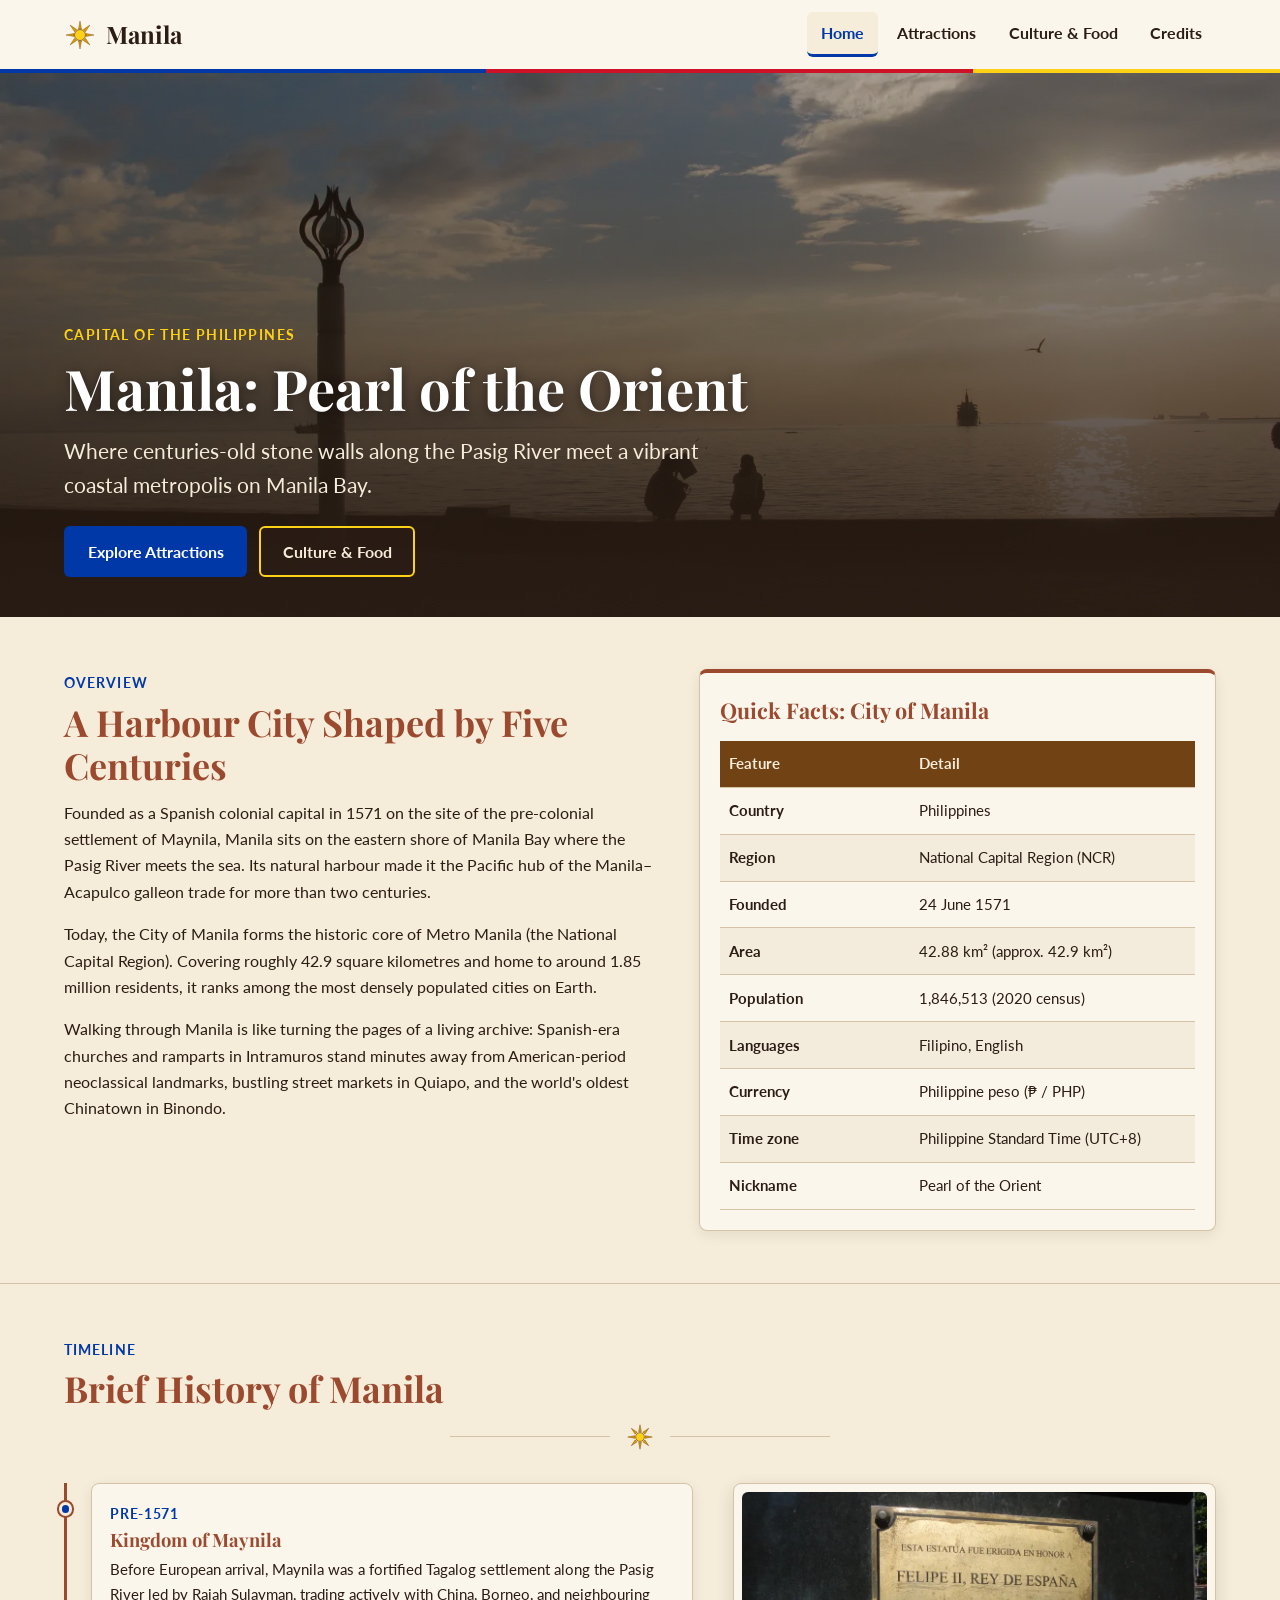
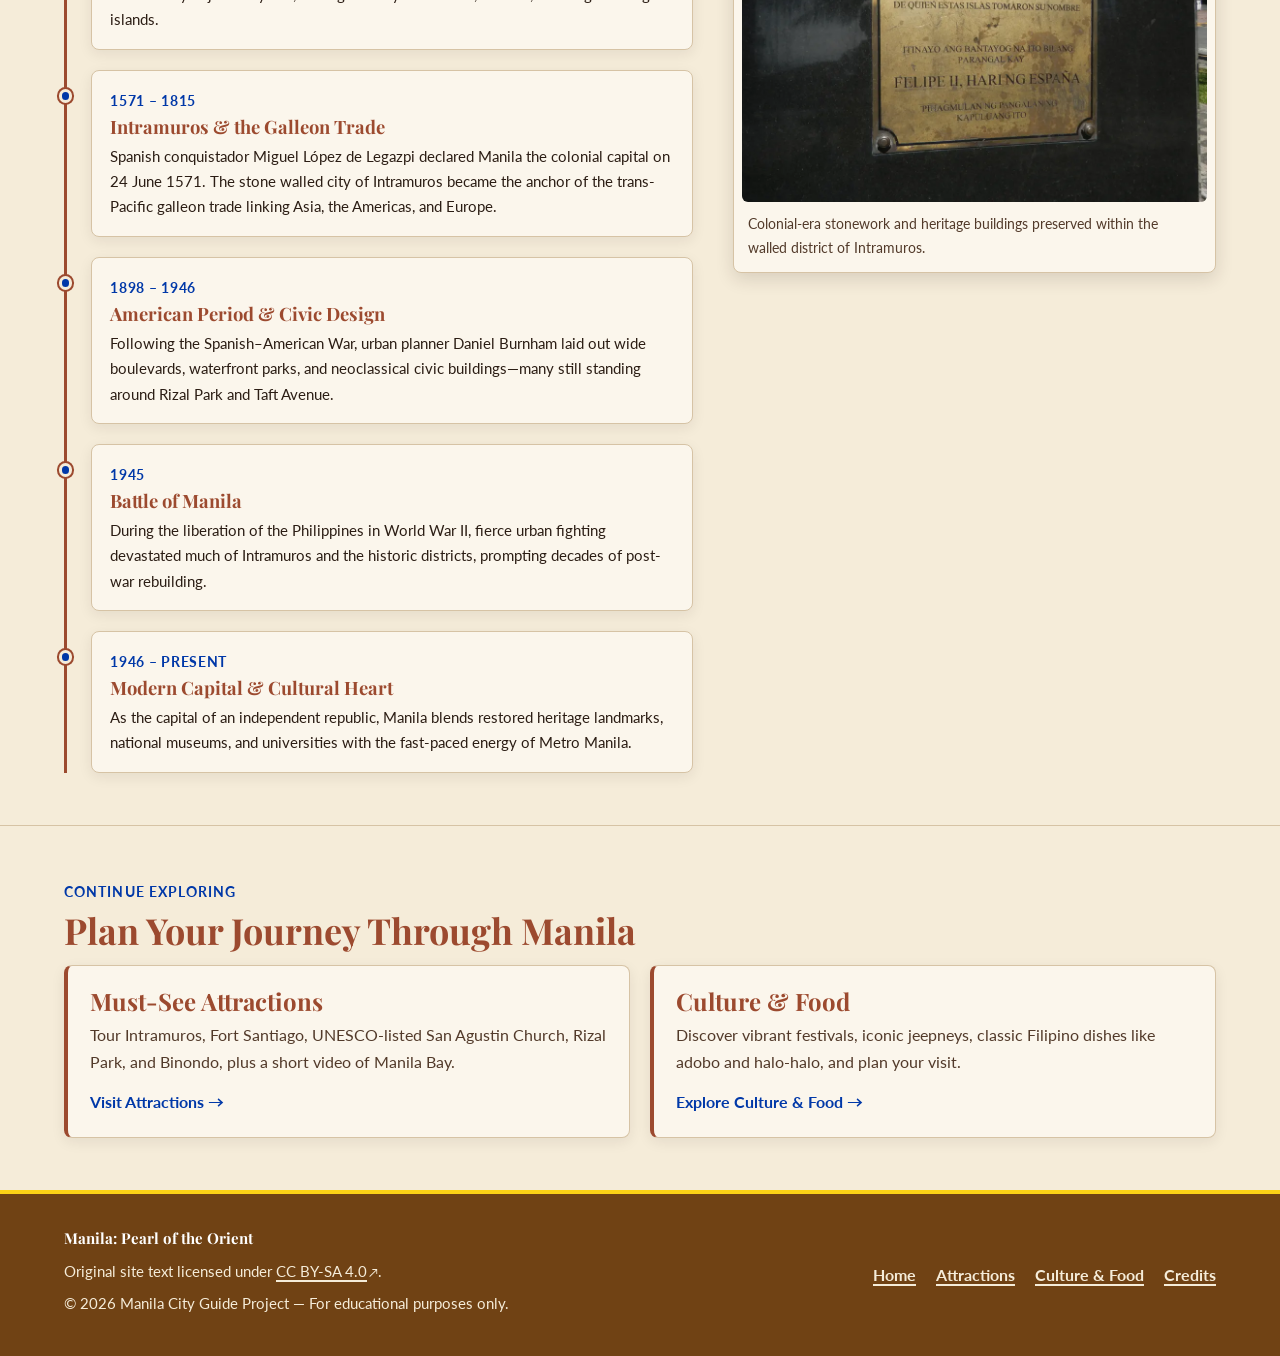
<file: index.html>
<!DOCTYPE html>
<html lang="en">
<head>
  <meta charset="UTF-8">
  <meta name="viewport" content="width=device-width, initial-scale=1">
  <title>Manila | Pearl of the Orient — Home &amp; History</title>
  <meta name="description" content="Discover Manila, the historic capital of the Philippines: quick facts, a brief history from Maynila to the modern metropolis, and what makes the city unique.">

  <!-- Favicons -->
  <link rel="icon" href="favicon.ico" sizes="32x32">
  <link rel="icon" href="favicon.svg" type="image/svg+xml">
  <link rel="apple-touch-icon" href="apple-touch-icon.png">
  <link rel="manifest" href="site.webmanifest">

  <!-- Fonts -->
  <link rel="preconnect" href="https://fonts.googleapis.com">
  <link rel="preconnect" href="https://fonts.gstatic.com" crossorigin>
  <link rel="stylesheet" href="https://fonts.googleapis.com/css2?family=Lato:wght@400;700&family=Playfair+Display:wght@700&display=swap">

  <link rel="stylesheet" href="css/normalize.css">
  <link rel="stylesheet" href="css/styles.css">
  <script src="js/nav.js" defer></script>
</head>
<body>
  <a class="skip-link" href="#main">Skip to main content</a>

  <header class="site-header">
    <div class="container header-inner">
      <a class="logo" href="index.html">
        <svg class="logo-sun" viewBox="0 0 64 64" width="32" height="32" aria-hidden="true">
          <g fill="#D99B00" stroke="#704214" stroke-width="0.8">
            <polygon points="32,4 35,20 29,20"/>
            <polygon points="32,60 35,44 29,44"/>
            <polygon points="4,32 20,29 20,35"/>
            <polygon points="60,32 44,29 44,35"/>
            <polygon points="12.2,12.2 25.5,21 21,25.5"/>
            <polygon points="51.8,51.8 38.5,43 43,38.5"/>
            <polygon points="51.8,12.2 43,25.5 38.5,21"/>
            <polygon points="12.2,51.8 21,38.5 25.5,43"/>
          </g>
          <circle cx="32" cy="32" r="11" fill="#FCD116" stroke="#704214" stroke-width="1.5"/>
        </svg>
        <span>Manila</span>
      </a>

      <nav class="site-nav" aria-label="Main">
        <button class="nav-toggle" type="button" aria-expanded="false" aria-controls="nav-menu" hidden>
          <svg width="20" height="20" viewBox="0 0 24 24" fill="none" stroke="currentColor" stroke-width="2.2" stroke-linecap="round" aria-hidden="true">
            <line x1="3" y1="6" x2="21" y2="6"/>
            <line x1="3" y1="12" x2="21" y2="12"/>
            <line x1="3" y1="18" x2="21" y2="18"/>
          </svg>
          <span>Menu</span>
        </button>
        <ul id="nav-menu" class="nav-menu">
          <li><a href="index.html" aria-current="page">Home</a></li>
          <li><a href="attractions.html">Attractions</a></li>
          <li><a href="culture.html">Culture &amp; Food</a></li>
          <li><a href="credits.html">Credits</a></li>
        </ul>
      </nav>
    </div>
  </header>

  <main id="main" tabindex="-1">
    <section class="hero" aria-labelledby="hero-title">
      <div class="hero-media">
        <img
          src="images/hero-manila-bay-960.webp"
          srcset="images/hero-manila-bay-480.webp 480w, images/hero-manila-bay-960.webp 960w, images/hero-manila-bay-1600.webp 1600w"
          sizes="100vw"
          width="1600"
          height="900"
          fetchpriority="high"
          alt="Golden sunset over Manila Bay with silhouettes of boats and the city skyline along the horizon">
      </div>
      <div class="container hero-content">
        <span class="hero-kicker">Capital of the Philippines</span>
        <h1 id="hero-title">Manila: Pearl of the Orient</h1>
        <p class="hero-tagline">Where centuries-old stone walls along the Pasig River meet a vibrant coastal metropolis on Manila Bay.</p>
        <div class="hero-actions">
          <a class="btn btn-primary" href="attractions.html">Explore Attractions</a>
          <a class="btn btn-secondary" href="culture.html">Culture &amp; Food</a>
        </div>
      </div>
    </section>

    <section class="section" aria-labelledby="intro-heading">
      <div class="container home-overview-grid">
        <div>
          <span class="eyebrow">Overview</span>
          <h2 id="intro-heading">A Harbour City Shaped by Five Centuries</h2>
          <p>Founded as a Spanish colonial capital in 1571 on the site of the pre-colonial settlement of Maynila, Manila sits on the eastern shore of Manila Bay where the Pasig River meets the sea. Its natural harbour made it the Pacific hub of the Manila–Acapulco galleon trade for more than two centuries.</p>
          <p>Today, the City of Manila forms the historic core of Metro Manila (the National Capital Region). Covering roughly 42.9 square kilometres and home to around 1.85 million residents, it ranks among the most densely populated cities on Earth.</p>
          <p>Walking through Manila is like turning the pages of a living archive: Spanish-era churches and ramparts in Intramuros stand minutes away from American-period neoclassical landmarks, bustling street markets in Quiapo, and the world's oldest Chinatown in Binondo.</p>
        </div>

        <div class="facts-card">
          <table class="facts-table">
            <caption>Quick Facts: City of Manila</caption>
            <thead>
              <tr>
                <th scope="col">Feature</th>
                <th scope="col">Detail</th>
              </tr>
            </thead>
            <tbody>
              <tr>
                <th scope="row">Country</th>
                <td>Philippines</td>
              </tr>
              <tr>
                <th scope="row">Region</th>
                <td>National Capital Region (NCR)</td>
              </tr>
              <tr>
                <th scope="row">Founded</th>
                <td>24 June 1571</td>
              </tr>
              <tr>
                <th scope="row">Area</th>
                <td>42.88 km² (approx. 42.9 km²)</td>
              </tr>
              <tr>
                <th scope="row">Population</th>
                <td>1,846,513 (2020 census)</td>
              </tr>
              <tr>
                <th scope="row">Languages</th>
                <td>Filipino, English</td>
              </tr>
              <tr>
                <th scope="row">Currency</th>
                <td>Philippine peso (₱ / PHP)</td>
              </tr>
              <tr>
                <th scope="row">Time zone</th>
                <td>Philippine Standard Time (UTC+8)</td>
              </tr>
              <tr>
                <th scope="row">Nickname</th>
                <td>Pearl of the Orient</td>
              </tr>
            </tbody>
          </table>
        </div>
      </div>
    </section>

    <section class="section" aria-labelledby="history-heading">
      <div class="container">
        <span class="eyebrow">Timeline</span>
        <h2 id="history-heading">Brief History of Manila</h2>
        <div class="sun-divider" aria-hidden="true">
          <svg viewBox="0 0 64 64" width="28" height="28">
            <g fill="#D99B00" stroke="#704214" stroke-width="1">
              <polygon points="32,4 35,20 29,20"/>
              <polygon points="32,60 35,44 29,44"/>
              <polygon points="4,32 20,29 20,35"/>
              <polygon points="60,32 44,29 44,35"/>
              <polygon points="12.2,12.2 25.5,21 21,25.5"/>
              <polygon points="51.8,51.8 38.5,43 43,38.5"/>
              <polygon points="51.8,12.2 43,25.5 38.5,21"/>
              <polygon points="12.2,51.8 21,38.5 25.5,43"/>
            </g>
            <circle cx="32" cy="32" r="10" fill="#FCD116" stroke="#704214" stroke-width="1.5"/>
          </svg>
        </div>

        <div class="history-grid">
          <ol class="timeline">
            <li class="timeline-item">
              <span class="timeline-year">Pre-1571</span>
              <h3>Kingdom of Maynila</h3>
              <p>Before European arrival, Maynila was a fortified Tagalog settlement along the Pasig River led by Rajah Sulayman, trading actively with China, Borneo, and neighbouring islands.</p>
            </li>
            <li class="timeline-item">
              <span class="timeline-year">1571 – 1815</span>
              <h3>Intramuros &amp; the Galleon Trade</h3>
              <p>Spanish conquistador Miguel López de Legazpi declared Manila the colonial capital on 24 June 1571. The stone walled city of Intramuros became the anchor of the trans-Pacific galleon trade linking Asia, the Americas, and Europe.</p>
            </li>
            <li class="timeline-item">
              <span class="timeline-year">1898 – 1946</span>
              <h3>American Period &amp; Civic Design</h3>
              <p>Following the Spanish–American War, urban planner Daniel Burnham laid out wide boulevards, waterfront parks, and neoclassical civic buildings—many still standing around Rizal Park and Taft Avenue.</p>
            </li>
            <li class="timeline-item">
              <span class="timeline-year">1945</span>
              <h3>Battle of Manila</h3>
              <p>During the liberation of the Philippines in World War II, fierce urban fighting devastated much of Intramuros and the historic districts, prompting decades of post-war rebuilding.</p>
            </li>
            <li class="timeline-item">
              <span class="timeline-year">1946 – Present</span>
              <h3>Modern Capital &amp; Cultural Heart</h3>
              <p>As the capital of an independent republic, Manila blends restored heritage landmarks, national museums, and universities with the fast-paced energy of Metro Manila.</p>
            </li>
          </ol>

          <figure class="photo-frame">
            <img
              src="images/history-intramuros-960.webp"
              srcset="images/history-intramuros-480.webp 480w, images/history-intramuros-960.webp 960w, images/history-intramuros-1600.webp 1600w"
              sizes="(min-width: 64em) 38vw, 94vw"
              width="960"
              height="640"
              loading="lazy"
              decoding="async"
              alt="Historic stone-lined street and colonial-era architecture inside Intramuros, Manila">
            <figcaption>Colonial-era stonework and heritage buildings preserved within the walled district of Intramuros.</figcaption>
          </figure>
        </div>
      </div>
    </section>

    <section class="section" aria-labelledby="explore-heading">
      <div class="container">
        <span class="eyebrow">Continue Exploring</span>
        <h2 id="explore-heading">Plan Your Journey Through Manila</h2>
        <div class="explore-cards">
          <a class="explore-card" href="attractions.html">
            <div>
              <h3>Must-See Attractions</h3>
              <p>Tour Intramuros, Fort Santiago, UNESCO-listed San Agustin Church, Rizal Park, and Binondo, plus a short video of Manila Bay.</p>
            </div>
            <span class="explore-card-cta">Visit Attractions →</span>
          </a>
          <a class="explore-card" href="culture.html">
            <div>
              <h3>Culture &amp; Food</h3>
              <p>Discover vibrant festivals, iconic jeepneys, classic Filipino dishes like adobo and halo-halo, and plan your visit.</p>
            </div>
            <span class="explore-card-cta">Explore Culture &amp; Food →</span>
          </a>
        </div>
      </div>
    </section>
  </main>

  <footer class="site-footer">
    <div class="container footer-grid">
      <div>
        <p class="footer-brand">Manila: Pearl of the Orient</p>
        <p>Original site text licensed under <a href="https://creativecommons.org/licenses/by-sa/4.0/" target="_blank" rel="noopener noreferrer">CC BY-SA 4.0<span class="visually-hidden"> (opens in a new tab)</span><span class="external-icon" aria-hidden="true">↗</span></a>.</p>
        <p>© 2026 Manila City Guide Project — For educational purposes only.</p>
      </div>
      <nav class="footer-nav" aria-label="Footer">
        <ul>
          <li><a href="index.html">Home</a></li>
          <li><a href="attractions.html">Attractions</a></li>
          <li><a href="culture.html">Culture &amp; Food</a></li>
          <li><a href="credits.html">Credits</a></li>
        </ul>
      </nav>
    </div>
  </footer>
</body>
</html>
</file>
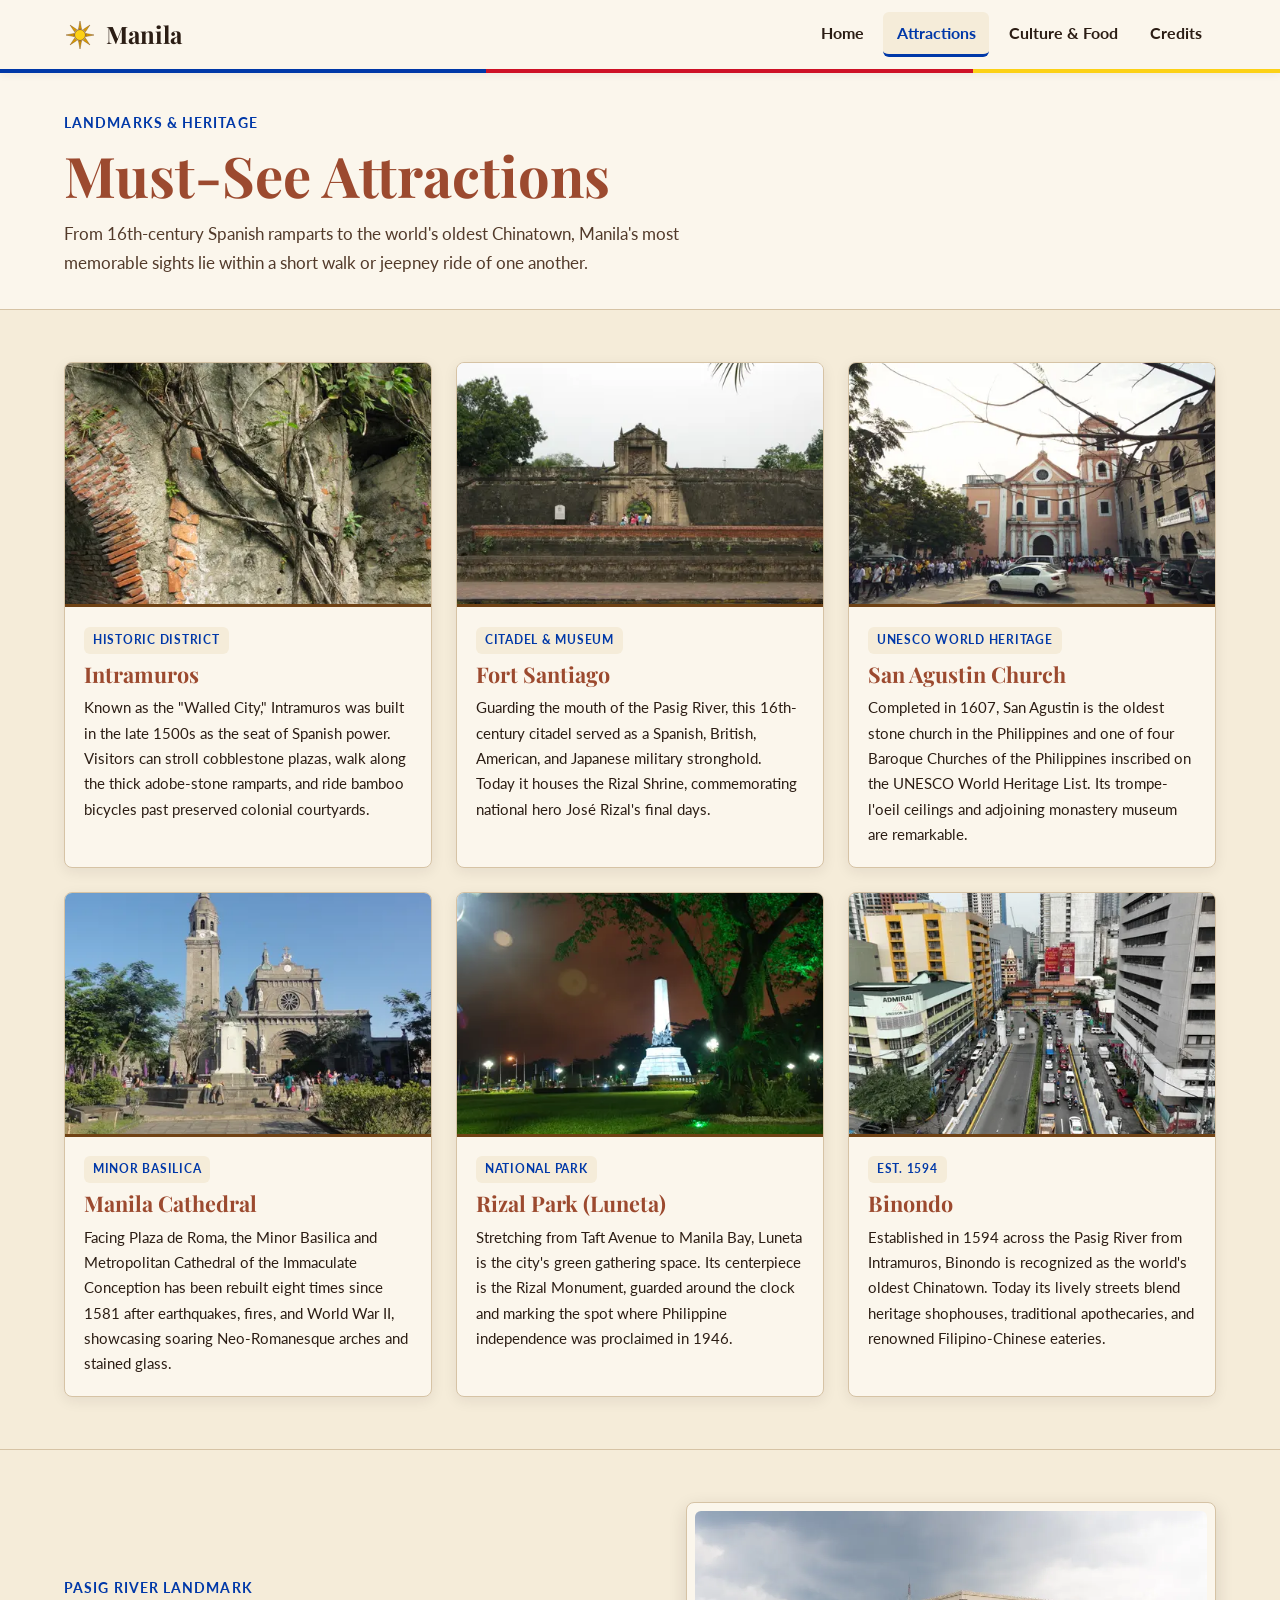
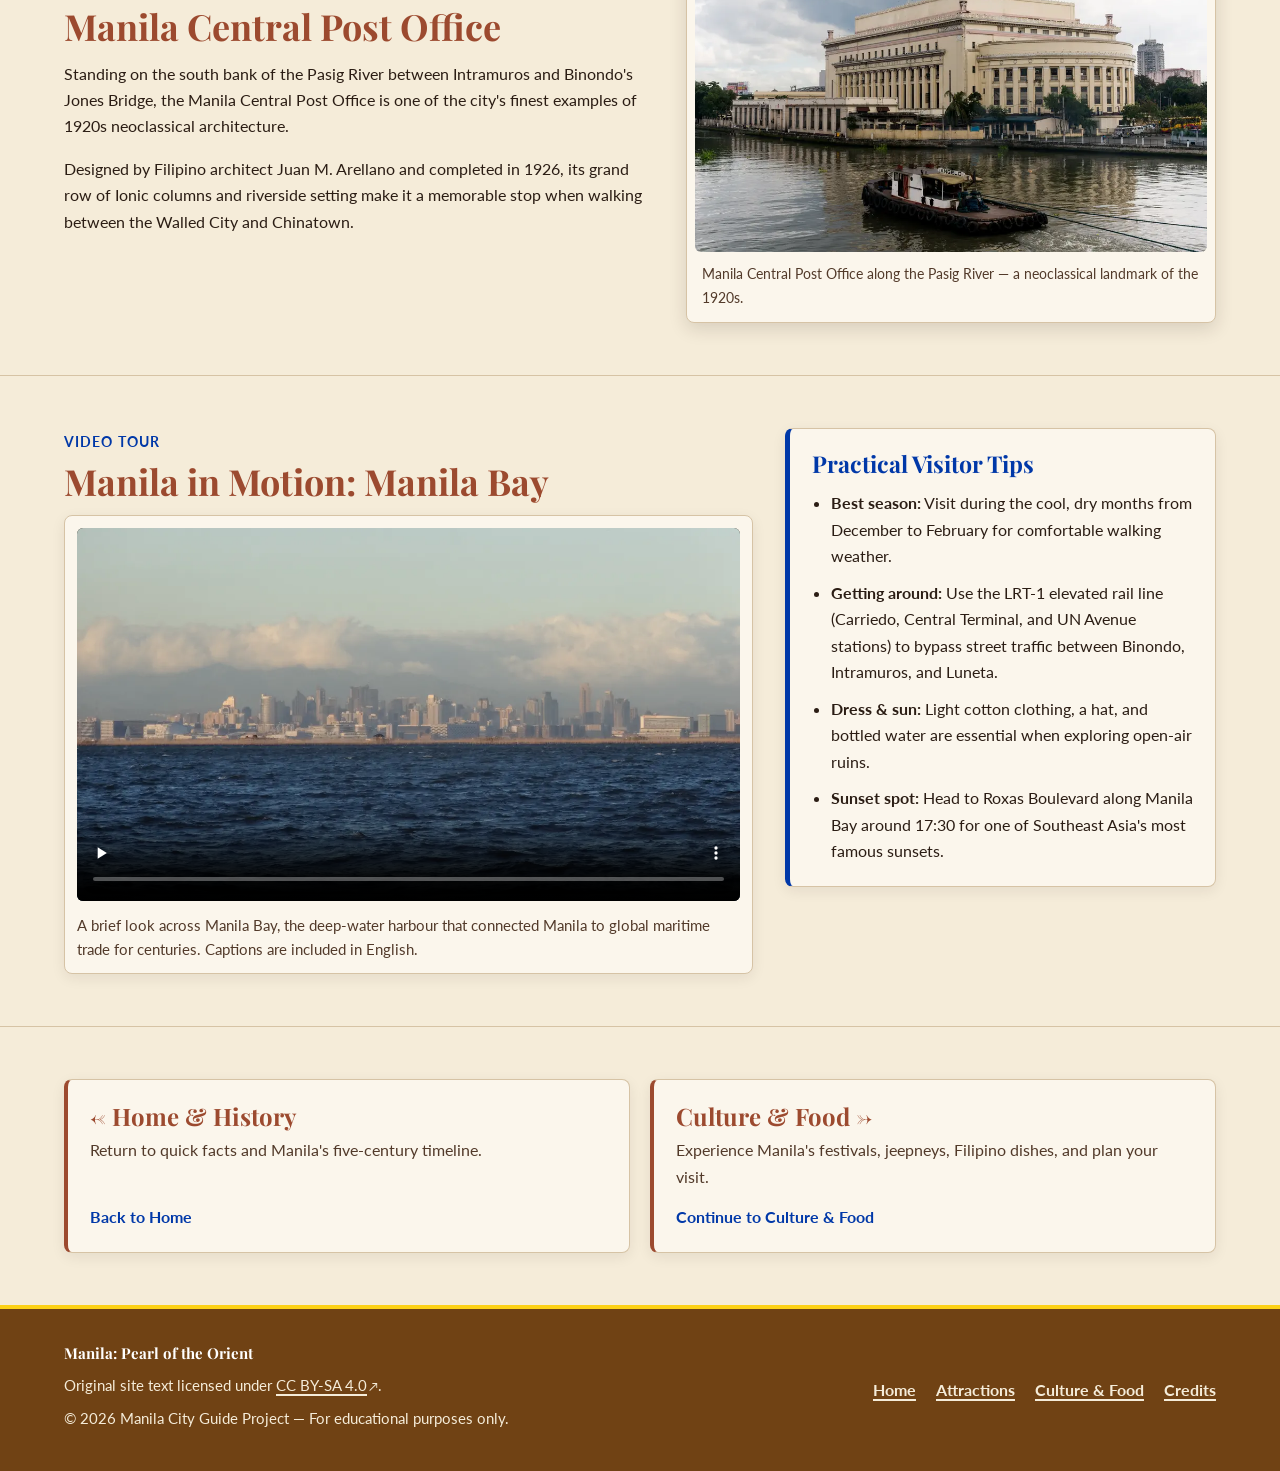
<file: attractions.html>
<!DOCTYPE html>
<html lang="en">
<head>
  <meta charset="UTF-8">
  <meta name="viewport" content="width=device-width, initial-scale=1">
  <title>Manila | Pearl of the Orient — Attractions</title>
  <meta name="description" content="Top places to visit in Manila: Intramuros, Fort Santiago, San Agustin Church, Rizal Park, Binondo and more — with photos and a short video tour.">

  <!-- Favicons -->
  <link rel="icon" href="favicon.ico" sizes="32x32">
  <link rel="icon" href="favicon.svg" type="image/svg+xml">
  <link rel="apple-touch-icon" href="apple-touch-icon.png">
  <link rel="manifest" href="site.webmanifest">

  <!-- Fonts -->
  <link rel="preconnect" href="https://fonts.googleapis.com">
  <link rel="preconnect" href="https://fonts.gstatic.com" crossorigin>
  <link rel="stylesheet" href="https://fonts.googleapis.com/css2?family=Lato:wght@400;700&family=Playfair+Display:wght@700&display=swap">

  <link rel="stylesheet" href="css/normalize.css">
  <link rel="stylesheet" href="css/styles.css">
  <script src="js/nav.js" defer></script>
</head>
<body>
  <a class="skip-link" href="#main">Skip to main content</a>

  <header class="site-header">
    <div class="container header-inner">
      <a class="logo" href="index.html">
        <svg class="logo-sun" viewBox="0 0 64 64" width="32" height="32" aria-hidden="true">
          <g fill="#D99B00" stroke="#704214" stroke-width="0.8">
            <polygon points="32,4 35,20 29,20"/>
            <polygon points="32,60 35,44 29,44"/>
            <polygon points="4,32 20,29 20,35"/>
            <polygon points="60,32 44,29 44,35"/>
            <polygon points="12.2,12.2 25.5,21 21,25.5"/>
            <polygon points="51.8,51.8 38.5,43 43,38.5"/>
            <polygon points="51.8,12.2 43,25.5 38.5,21"/>
            <polygon points="12.2,51.8 21,38.5 25.5,43"/>
          </g>
          <circle cx="32" cy="32" r="11" fill="#FCD116" stroke="#704214" stroke-width="1.5"/>
        </svg>
        <span>Manila</span>
      </a>

      <nav class="site-nav" aria-label="Main">
        <button class="nav-toggle" type="button" aria-expanded="false" aria-controls="nav-menu" hidden>
          <svg width="20" height="20" viewBox="0 0 24 24" fill="none" stroke="currentColor" stroke-width="2.2" stroke-linecap="round" aria-hidden="true">
            <line x1="3" y1="6" x2="21" y2="6"/>
            <line x1="3" y1="12" x2="21" y2="12"/>
            <line x1="3" y1="18" x2="21" y2="18"/>
          </svg>
          <span>Menu</span>
        </button>
        <ul id="nav-menu" class="nav-menu">
          <li><a href="index.html">Home</a></li>
          <li><a href="attractions.html" aria-current="page">Attractions</a></li>
          <li><a href="culture.html">Culture &amp; Food</a></li>
          <li><a href="credits.html">Credits</a></li>
        </ul>
      </nav>
    </div>
  </header>

  <main id="main" tabindex="-1">
    <section class="page-hero" aria-labelledby="page-title">
      <div class="container">
        <span class="eyebrow">Landmarks &amp; Heritage</span>
        <h1 id="page-title">Must-See Attractions</h1>
        <p>From 16th-century Spanish ramparts to the world's oldest Chinatown, Manila's most memorable sights lie within a short walk or jeepney ride of one another.</p>
      </div>
    </section>

    <section class="section" aria-labelledby="gallery-heading">
      <div class="container">
        <h2 id="gallery-heading" class="visually-hidden">Top Six Manila Landmarks</h2>
        <div class="attractions-grid">
          <article class="attraction-card">
            <figure>
              <img
                src="images/attr-intramuros-960.webp"
                srcset="images/attr-intramuros-480.webp 480w, images/attr-intramuros-960.webp 960w, images/attr-intramuros-1600.webp 1600w"
                sizes="(min-width: 64em) 30vw, (min-width: 48em) 45vw, 94vw"
                width="960"
                height="640"
                loading="lazy"
                decoding="async"
                alt="Thick weathered stone walls and bastions of Intramuros surrounded by green lawns">
            </figure>
            <div class="attraction-card-body">
              <span class="attraction-tag">Historic District</span>
              <h2>Intramuros</h2>
              <p>Known as the "Walled City," Intramuros was built in the late 1500s as the seat of Spanish power. Visitors can stroll cobblestone plazas, walk along the thick adobe-stone ramparts, and ride bamboo bicycles past preserved colonial courtyards.</p>
            </div>
          </article>

          <article class="attraction-card">
            <figure>
              <img
                src="images/attr-fort-santiago-960.webp"
                srcset="images/attr-fort-santiago-480.webp 480w, images/attr-fort-santiago-960.webp 960w, images/attr-fort-santiago-1600.webp 1600w"
                sizes="(min-width: 64em) 30vw, (min-width: 48em) 45vw, 94vw"
                width="960"
                height="640"
                loading="lazy"
                decoding="async"
                alt="Carved stone entrance gate and landscaped grounds of Fort Santiago in Intramuros">
            </figure>
            <div class="attraction-card-body">
              <span class="attraction-tag">Citadel &amp; Museum</span>
              <h2>Fort Santiago</h2>
              <p>Guarding the mouth of the Pasig River, this 16th-century citadel served as a Spanish, British, American, and Japanese military stronghold. Today it houses the Rizal Shrine, commemorating national hero José Rizal's final days.</p>
            </div>
          </article>

          <article class="attraction-card">
            <figure>
              <img
                src="images/attr-san-agustin-960.webp"
                srcset="images/attr-san-agustin-480.webp 480w, images/attr-san-agustin-960.webp 960w, images/attr-san-agustin-1600.webp 1600w"
                sizes="(min-width: 64em) 30vw, (min-width: 48em) 45vw, 94vw"
                width="960"
                height="640"
                loading="lazy"
                decoding="async"
                alt="Baroque stone facade and bell tower of San Agustin Church in Manila">
            </figure>
            <div class="attraction-card-body">
              <span class="attraction-tag">UNESCO World Heritage</span>
              <h2>San Agustin Church</h2>
              <p>Completed in 1607, San Agustin is the oldest stone church in the Philippines and one of four Baroque Churches of the Philippines inscribed on the UNESCO World Heritage List. Its trompe-l'oeil ceilings and adjoining monastery museum are remarkable.</p>
            </div>
          </article>

          <article class="attraction-card">
            <figure>
              <img
                src="images/attr-manila-cathedral-960.webp"
                srcset="images/attr-manila-cathedral-480.webp 480w, images/attr-manila-cathedral-960.webp 960w, images/attr-manila-cathedral-1600.webp 1600w"
                sizes="(min-width: 64em) 30vw, (min-width: 48em) 45vw, 94vw"
                width="960"
                height="640"
                loading="lazy"
                decoding="async"
                alt="Neo-Romanesque dome and arched facade of Manila Cathedral">
            </figure>
            <div class="attraction-card-body">
              <span class="attraction-tag">Minor Basilica</span>
              <h2>Manila Cathedral</h2>
              <p>Facing Plaza de Roma, the Minor Basilica and Metropolitan Cathedral of the Immaculate Conception has been rebuilt eight times since 1581 after earthquakes, fires, and World War II, showcasing soaring Neo-Romanesque arches and stained glass.</p>
            </div>
          </article>

          <article class="attraction-card">
            <figure>
              <img
                src="images/attr-rizal-park-960.webp"
                srcset="images/attr-rizal-park-480.webp 480w, images/attr-rizal-park-960.webp 960w, images/attr-rizal-park-1600.webp 1600w"
                sizes="(min-width: 64em) 30vw, (min-width: 48em) 45vw, 94vw"
                width="960"
                height="640"
                loading="lazy"
                decoding="async"
                alt="Granite obelisk and bronze statue of the Rizal Monument in Luneta Park">
            </figure>
            <div class="attraction-card-body">
              <span class="attraction-tag">National Park</span>
              <h2>Rizal Park (Luneta)</h2>
              <p>Stretching from Taft Avenue to Manila Bay, Luneta is the city's green gathering space. Its centerpiece is the Rizal Monument, guarded around the clock and marking the spot where Philippine independence was proclaimed in 1946.</p>
            </div>
          </article>

          <article class="attraction-card">
            <figure>
              <img
                src="images/attr-binondo-960.webp"
                srcset="images/attr-binondo-480.webp 480w, images/attr-binondo-960.webp 960w, images/attr-binondo-1600.webp 1600w"
                sizes="(min-width: 64em) 30vw, (min-width: 48em) 45vw, 94vw"
                width="960"
                height="640"
                loading="lazy"
                decoding="async"
                alt="Aerial view of Binondo Chinatown and Jones Bridge spanning the Pasig River">
            </figure>
            <div class="attraction-card-body">
              <span class="attraction-tag">Est. 1594</span>
              <h2>Binondo</h2>
              <p>Established in 1594 across the Pasig River from Intramuros, Binondo is recognized as the world's oldest Chinatown. Today its lively streets blend heritage shophouses, traditional apothecaries, and renowned Filipino-Chinese eateries.</p>
            </div>
          </article>
        </div>
      </div>
    </section>

    <section class="section" aria-labelledby="post-office-heading">
      <div class="container split-feature">
        <div>
          <span class="eyebrow">Pasig River Landmark</span>
          <h2 id="post-office-heading">Manila Central Post Office</h2>
          <p>Standing on the south bank of the Pasig River between Intramuros and Binondo's Jones Bridge, the Manila Central Post Office is one of the city's finest examples of 1920s neoclassical architecture.</p>
          <p>Designed by Filipino architect Juan M. Arellano and completed in 1926, its grand row of Ionic columns and riverside setting make it a memorable stop when walking between the Walled City and Chinatown.</p>
        </div>
        <figure class="photo-frame split-media">
          <img
            src="images/credits-post-office-960.webp"
            srcset="images/credits-post-office-480.webp 480w, images/credits-post-office-960.webp 960w, images/credits-post-office-1600.webp 1600w"
            sizes="(min-width: 64em) 42vw, 94vw"
            width="960"
            height="640"
            loading="lazy"
            decoding="async"
            alt="Neoclassical facade and Ionic columns of the Manila Central Post Office beside the Pasig River">
          <figcaption>Manila Central Post Office along the Pasig River — a neoclassical landmark of the 1920s.</figcaption>
        </figure>
      </div>
    </section>

    <section class="section" aria-labelledby="video-heading">
      <div class="container media-tips-grid">
        <div>
          <span class="eyebrow">Video Tour</span>
          <h2 id="video-heading">Manila in Motion: Manila Bay</h2>
          <div class="video-wrapper">
            <video controls preload="none" width="1280" height="720" poster="media/manila-poster.webp">
              <source src="media/manila.webm" type="video/webm">
              <track kind="captions" src="media/manila-captions.vtt" srclang="en" label="English" default>
              Your browser does not support HTML5 video. You can <a href="media/manila.webm">download the Manila Bay WebM video</a> directly.
            </video>
            <p class="video-caption">A brief look across Manila Bay, the deep-water harbour that connected Manila to global maritime trade for centuries. Captions are included in English.</p>
          </div>
        </div>

        <aside class="tip-box" aria-labelledby="tips-heading">
          <h2 id="tips-heading">Practical Visitor Tips</h2>
          <ul class="tip-list">
            <li><strong>Best season:</strong> Visit during the cool, dry months from December to February for comfortable walking weather.</li>
            <li><strong>Getting around:</strong> Use the LRT-1 elevated rail line (Carriedo, Central Terminal, and UN Avenue stations) to bypass street traffic between Binondo, Intramuros, and Luneta.</li>
            <li><strong>Dress &amp; sun:</strong> Light cotton clothing, a hat, and bottled water are essential when exploring open-air ruins.</li>
            <li><strong>Sunset spot:</strong> Head to Roxas Boulevard along Manila Bay around 17:30 for one of Southeast Asia's most famous sunsets.</li>
          </ul>
        </aside>
      </div>
    </section>

    <section class="section" aria-labelledby="next-stop-heading">
      <div class="container">
        <h2 id="next-stop-heading" class="visually-hidden">Navigate to Other Pages</h2>
        <div class="explore-cards">
          <a class="explore-card" href="index.html">
            <div>
              <h3>← Home &amp; History</h3>
              <p>Return to quick facts and Manila's five-century timeline.</p>
            </div>
            <span class="explore-card-cta">Back to Home</span>
          </a>
          <a class="explore-card" href="culture.html">
            <div>
              <h3>Culture &amp; Food →</h3>
              <p>Experience Manila's festivals, jeepneys, Filipino dishes, and plan your visit.</p>
            </div>
            <span class="explore-card-cta">Continue to Culture &amp; Food</span>
          </a>
        </div>
      </div>
    </section>
  </main>

  <footer class="site-footer">
    <div class="container footer-grid">
      <div>
        <p class="footer-brand">Manila: Pearl of the Orient</p>
        <p>Original site text licensed under <a href="https://creativecommons.org/licenses/by-sa/4.0/" target="_blank" rel="noopener noreferrer">CC BY-SA 4.0<span class="visually-hidden"> (opens in a new tab)</span><span class="external-icon" aria-hidden="true">↗</span></a>.</p>
        <p>© 2026 Manila City Guide Project — For educational purposes only.</p>
      </div>
      <nav class="footer-nav" aria-label="Footer">
        <ul>
          <li><a href="index.html">Home</a></li>
          <li><a href="attractions.html">Attractions</a></li>
          <li><a href="culture.html">Culture &amp; Food</a></li>
          <li><a href="credits.html">Credits</a></li>
        </ul>
      </nav>
    </div>
  </footer>
</body>
</html>
</file>
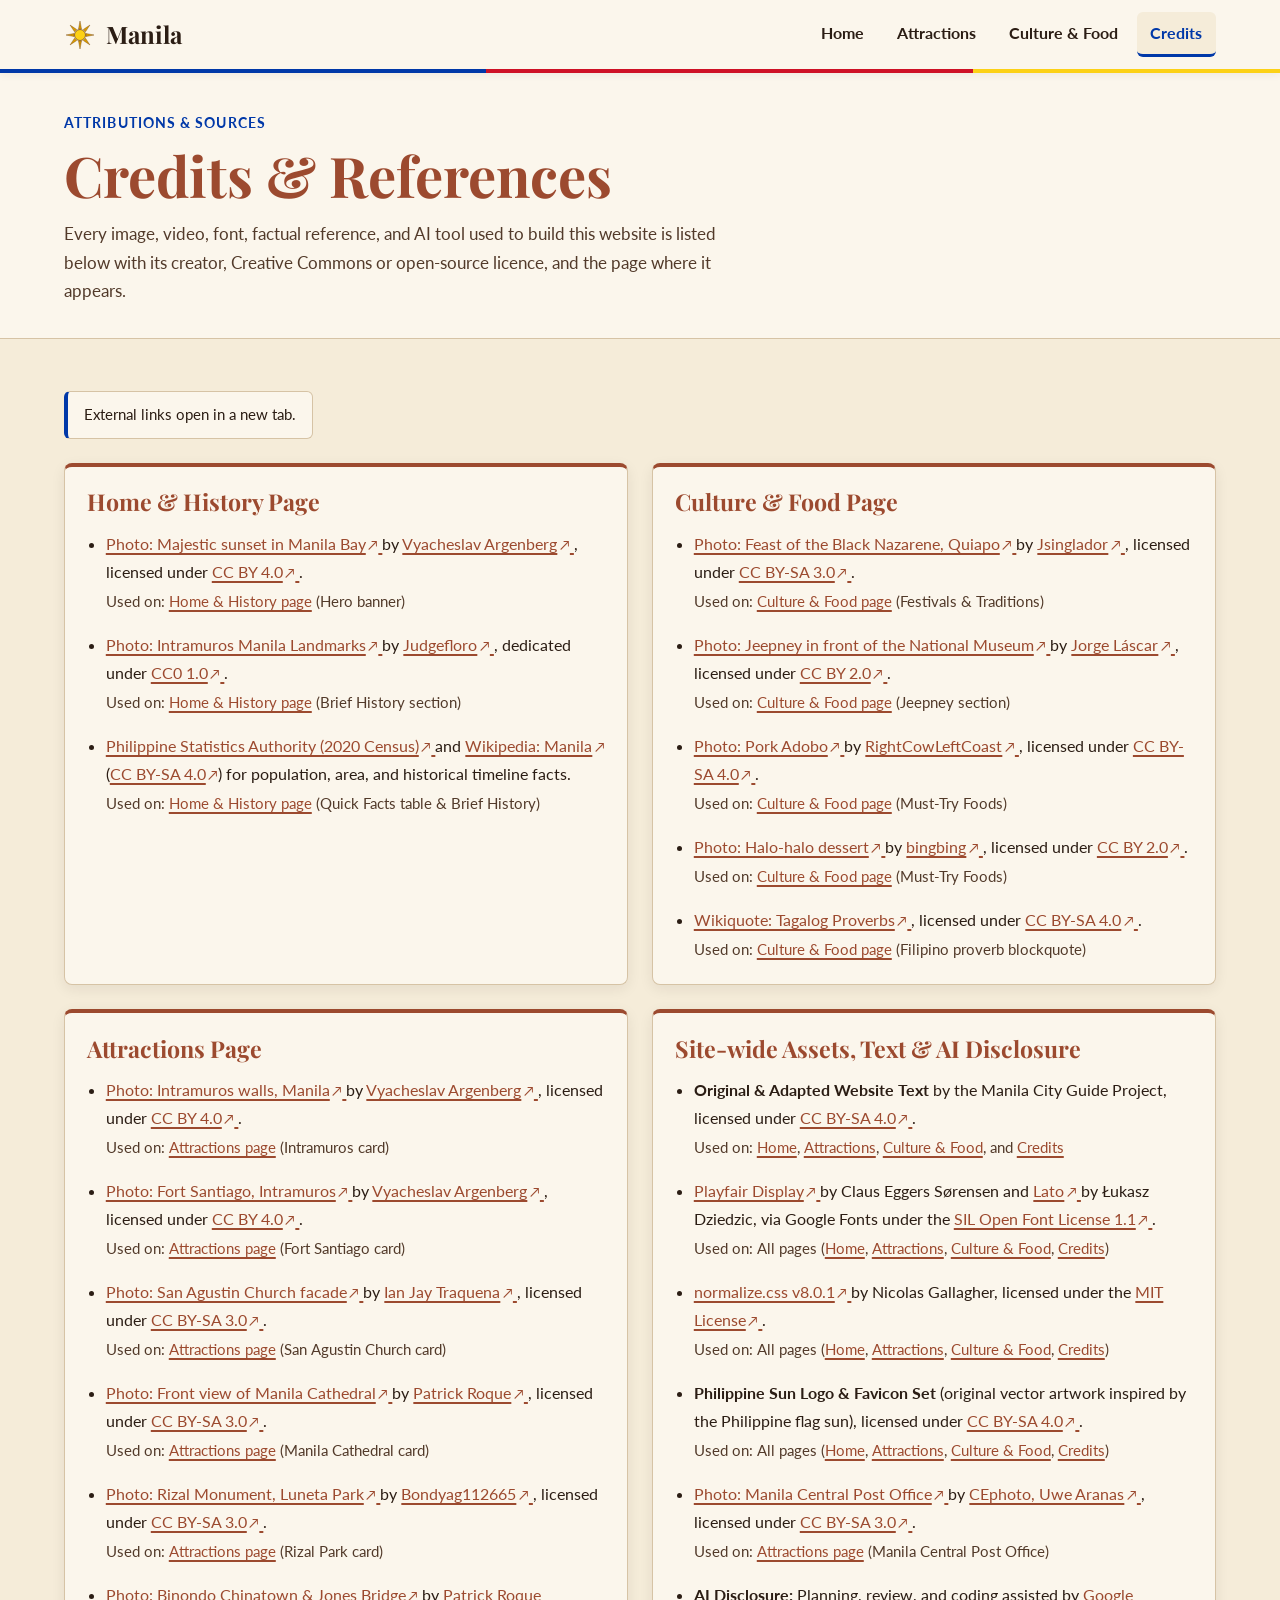
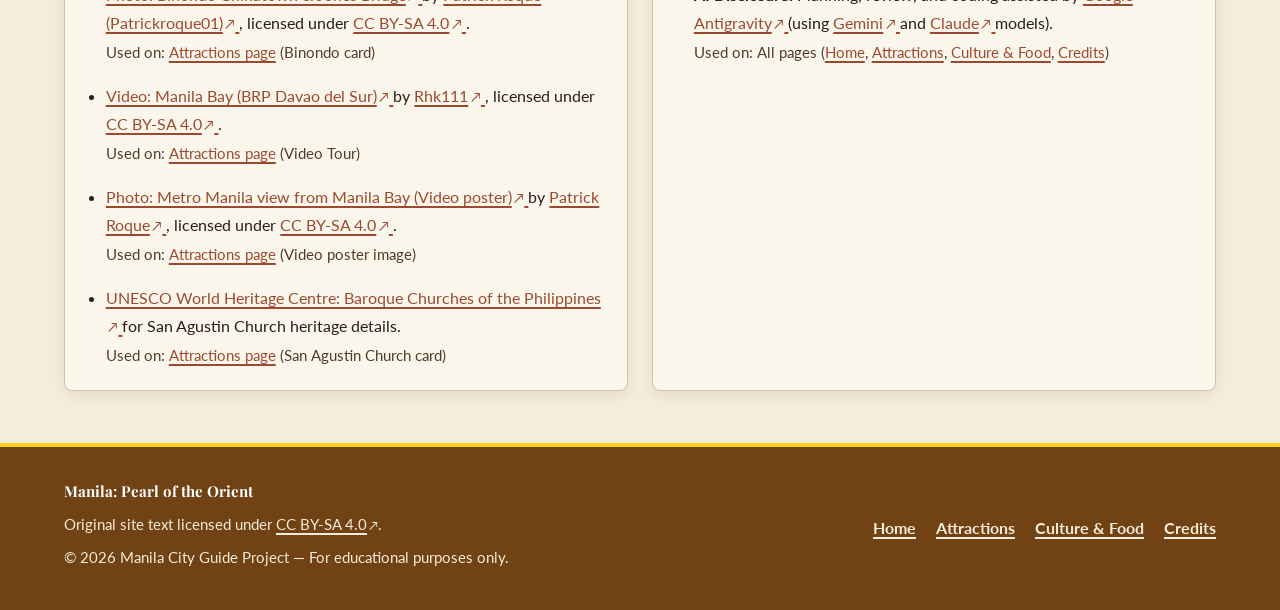
<file: credits.html>
<!DOCTYPE html>
<html lang="en">
<head>
  <meta charset="UTF-8">
  <meta name="viewport" content="width=device-width, initial-scale=1">
  <title>Manila | Pearl of the Orient — Credits &amp; References</title>
  <meta name="description" content="Credits and references for the Manila website: photo, video, font and text sources with creators, licences, and the AI tools used in planning and building the site.">

  <!-- Favicons -->
  <link rel="icon" href="favicon.ico" sizes="32x32">
  <link rel="icon" href="favicon.svg" type="image/svg+xml">
  <link rel="apple-touch-icon" href="apple-touch-icon.png">
  <link rel="manifest" href="site.webmanifest">

  <!-- Fonts -->
  <link rel="preconnect" href="https://fonts.googleapis.com">
  <link rel="preconnect" href="https://fonts.gstatic.com" crossorigin>
  <link rel="stylesheet" href="https://fonts.googleapis.com/css2?family=Lato:wght@400;700&family=Playfair+Display:wght@700&display=swap">

  <link rel="stylesheet" href="css/normalize.css">
  <link rel="stylesheet" href="css/styles.css">
  <script src="js/nav.js" defer></script>
</head>
<body>
  <a class="skip-link" href="#main">Skip to main content</a>

  <header class="site-header">
    <div class="container header-inner">
      <a class="logo" href="index.html">
        <svg class="logo-sun" viewBox="0 0 64 64" width="32" height="32" aria-hidden="true">
          <g fill="#D99B00" stroke="#704214" stroke-width="0.8">
            <polygon points="32,4 35,20 29,20"/>
            <polygon points="32,60 35,44 29,44"/>
            <polygon points="4,32 20,29 20,35"/>
            <polygon points="60,32 44,29 44,35"/>
            <polygon points="12.2,12.2 25.5,21 21,25.5"/>
            <polygon points="51.8,51.8 38.5,43 43,38.5"/>
            <polygon points="51.8,12.2 43,25.5 38.5,21"/>
            <polygon points="12.2,51.8 21,38.5 25.5,43"/>
          </g>
          <circle cx="32" cy="32" r="11" fill="#FCD116" stroke="#704214" stroke-width="1.5"/>
        </svg>
        <span>Manila</span>
      </a>

      <nav class="site-nav" aria-label="Main">
        <button class="nav-toggle" type="button" aria-expanded="false" aria-controls="nav-menu" hidden>
          <svg width="20" height="20" viewBox="0 0 24 24" fill="none" stroke="currentColor" stroke-width="2.2" stroke-linecap="round" aria-hidden="true">
            <line x1="3" y1="6" x2="21" y2="6"/>
            <line x1="3" y1="12" x2="21" y2="12"/>
            <line x1="3" y1="18" x2="21" y2="18"/>
          </svg>
          <span>Menu</span>
        </button>
        <ul id="nav-menu" class="nav-menu">
          <li><a href="index.html">Home</a></li>
          <li><a href="attractions.html">Attractions</a></li>
          <li><a href="culture.html">Culture &amp; Food</a></li>
          <li><a href="credits.html" aria-current="page">Credits</a></li>
        </ul>
      </nav>
    </div>
  </header>

  <main id="main" tabindex="-1">
    <section class="page-hero" aria-labelledby="page-title">
      <div class="container">
        <span class="eyebrow">Attributions &amp; Sources</span>
        <h1 id="page-title">Credits &amp; References</h1>
        <p>Every image, video, font, factual reference, and AI tool used to build this website is listed below with its creator, Creative Commons or open-source licence, and the page where it appears.</p>
      </div>
    </section>

    <section class="section" aria-labelledby="credits-list-heading">
      <div class="container">
        <h2 id="credits-list-heading" class="visually-hidden">Credits Grouped by Page</h2>
        <p class="credits-note">External links open in a new tab.</p>

        <div class="credits-grid">
          <section class="credit-card" aria-labelledby="credits-home">
            <h2 id="credits-home">Home &amp; History Page</h2>
            <ul class="credit-list">
              <li>
                <a href="https://commons.wikimedia.org/wiki/File:Majestic_sunset_in_Manila_Bay,_Manila,_Philippines.jpg" target="_blank" rel="noopener noreferrer">
                  Photo: Majestic sunset in Manila Bay<span class="visually-hidden"> (opens in a new tab)</span><span class="external-icon" aria-hidden="true">↗</span>
                </a>
                by
                <a href="https://commons.wikimedia.org/wiki/User:Argenberg" target="_blank" rel="noopener noreferrer">
                  Vyacheslav Argenberg<span class="visually-hidden"> (opens in a new tab)</span><span class="external-icon" aria-hidden="true">↗</span>
                </a>,
                licensed under
                <a href="https://creativecommons.org/licenses/by/4.0/" target="_blank" rel="noopener noreferrer">
                  CC BY 4.0<span class="visually-hidden"> (opens in a new tab)</span><span class="external-icon" aria-hidden="true">↗</span>
                </a>.
                <span class="credit-page">Used on: <a href="index.html">Home &amp; History page</a> (Hero banner)</span>
              </li>
              <li>
                <a href="https://commons.wikimedia.org/wiki/File:0922jfIntramuros_Manila_Landmarks_Buildingsfvf_12.jpg" target="_blank" rel="noopener noreferrer">
                  Photo: Intramuros Manila Landmarks<span class="visually-hidden"> (opens in a new tab)</span><span class="external-icon" aria-hidden="true">↗</span>
                </a>
                by
                <a href="https://commons.wikimedia.org/wiki/User:Judgefloro" target="_blank" rel="noopener noreferrer">
                  Judgefloro<span class="visually-hidden"> (opens in a new tab)</span><span class="external-icon" aria-hidden="true">↗</span>
                </a>,
                dedicated under
                <a href="https://creativecommons.org/publicdomain/zero/1.0/" target="_blank" rel="noopener noreferrer">
                  CC0 1.0<span class="visually-hidden"> (opens in a new tab)</span><span class="external-icon" aria-hidden="true">↗</span>
                </a>.
                <span class="credit-page">Used on: <a href="index.html">Home &amp; History page</a> (Brief History section)</span>
              </li>
              <li>
                <a href="https://psa.gov.ph/" target="_blank" rel="noopener noreferrer">
                  Philippine Statistics Authority (2020 Census)<span class="visually-hidden"> (opens in a new tab)</span><span class="external-icon" aria-hidden="true">↗</span>
                </a>
                and
                <a href="https://en.wikipedia.org/wiki/Manila" target="_blank" rel="noopener noreferrer">
                  Wikipedia: Manila<span class="visually-hidden"> (opens in a new tab)</span><span class="external-icon" aria-hidden="true">↗</span>
                </a>
                (<a href="https://creativecommons.org/licenses/by-sa/4.0/" target="_blank" rel="noopener noreferrer">CC BY-SA 4.0<span class="visually-hidden"> (opens in a new tab)</span><span class="external-icon" aria-hidden="true">↗</span></a>)
                for population, area, and historical timeline facts.
                <span class="credit-page">Used on: <a href="index.html">Home &amp; History page</a> (Quick Facts table &amp; Brief History)</span>
              </li>
            </ul>
          </section>

          <section class="credit-card" aria-labelledby="credits-culture">
            <h2 id="credits-culture">Culture &amp; Food Page</h2>
            <ul class="credit-list">
              <li>
                <a href="https://commons.wikimedia.org/wiki/File:Feast_of_Black_Nazarene,_Quiapo,_Manila.JPG" target="_blank" rel="noopener noreferrer">
                  Photo: Feast of the Black Nazarene, Quiapo<span class="visually-hidden"> (opens in a new tab)</span><span class="external-icon" aria-hidden="true">↗</span>
                </a>
                by
                <a href="https://commons.wikimedia.org/wiki/File:Feast_of_Black_Nazarene,_Quiapo,_Manila.JPG" target="_blank" rel="noopener noreferrer">
                  Jsinglador<span class="visually-hidden"> (opens in a new tab)</span><span class="external-icon" aria-hidden="true">↗</span>
                </a>,
                licensed under
                <a href="https://creativecommons.org/licenses/by-sa/3.0/" target="_blank" rel="noopener noreferrer">
                  CC BY-SA 3.0<span class="visually-hidden"> (opens in a new tab)</span><span class="external-icon" aria-hidden="true">↗</span>
                </a>.
                <span class="credit-page">Used on: <a href="culture.html">Culture &amp; Food page</a> (Festivals &amp; Traditions)</span>
              </li>
              <li>
                <a href="https://commons.wikimedia.org/wiki/File:Jeepney_in_front_of_the_National_Museum_of_the_Philippines_(17292075892).jpg" target="_blank" rel="noopener noreferrer">
                  Photo: Jeepney in front of the National Museum<span class="visually-hidden"> (opens in a new tab)</span><span class="external-icon" aria-hidden="true">↗</span>
                </a>
                by
                <a href="https://www.flickr.com/people/8721758@N06" target="_blank" rel="noopener noreferrer">
                  Jorge Láscar<span class="visually-hidden"> (opens in a new tab)</span><span class="external-icon" aria-hidden="true">↗</span>
                </a>,
                licensed under
                <a href="https://creativecommons.org/licenses/by/2.0/" target="_blank" rel="noopener noreferrer">
                  CC BY 2.0<span class="visually-hidden"> (opens in a new tab)</span><span class="external-icon" aria-hidden="true">↗</span>
                </a>.
                <span class="credit-page">Used on: <a href="culture.html">Culture &amp; Food page</a> (Jeepney section)</span>
              </li>
              <li>
                <a href="https://commons.wikimedia.org/wiki/File:Jochi_Resto_Grill_Pork_Adobo.jpg" target="_blank" rel="noopener noreferrer">
                  Photo: Pork Adobo<span class="visually-hidden"> (opens in a new tab)</span><span class="external-icon" aria-hidden="true">↗</span>
                </a>
                by
                <a href="https://commons.wikimedia.org/wiki/User:RightCowLeftCoast" target="_blank" rel="noopener noreferrer">
                  RightCowLeftCoast<span class="visually-hidden"> (opens in a new tab)</span><span class="external-icon" aria-hidden="true">↗</span>
                </a>,
                licensed under
                <a href="https://creativecommons.org/licenses/by-sa/4.0/" target="_blank" rel="noopener noreferrer">
                  CC BY-SA 4.0<span class="visually-hidden"> (opens in a new tab)</span><span class="external-icon" aria-hidden="true">↗</span>
                </a>.
                <span class="credit-page">Used on: <a href="culture.html">Culture &amp; Food page</a> (Must-Try Foods)</span>
              </li>
              <li>
                <a href="https://commons.wikimedia.org/wiki/File:Halo_halo1.jpg" target="_blank" rel="noopener noreferrer">
                  Photo: Halo-halo dessert<span class="visually-hidden"> (opens in a new tab)</span><span class="external-icon" aria-hidden="true">↗</span>
                </a>
                by
                <a href="https://www.flickr.com/people/bingramos/" target="_blank" rel="noopener noreferrer">
                  bingbing<span class="visually-hidden"> (opens in a new tab)</span><span class="external-icon" aria-hidden="true">↗</span>
                </a>,
                licensed under
                <a href="https://creativecommons.org/licenses/by/2.0/" target="_blank" rel="noopener noreferrer">
                  CC BY 2.0<span class="visually-hidden"> (opens in a new tab)</span><span class="external-icon" aria-hidden="true">↗</span>
                </a>.
                <span class="credit-page">Used on: <a href="culture.html">Culture &amp; Food page</a> (Must-Try Foods)</span>
              </li>
              <li>
                <a href="https://en.wikiquote.org/wiki/Tagalog_proverbs" target="_blank" rel="noopener noreferrer">
                  Wikiquote: Tagalog Proverbs<span class="visually-hidden"> (opens in a new tab)</span><span class="external-icon" aria-hidden="true">↗</span>
                </a>,
                licensed under
                <a href="https://creativecommons.org/licenses/by-sa/4.0/" target="_blank" rel="noopener noreferrer">
                  CC BY-SA 4.0<span class="visually-hidden"> (opens in a new tab)</span><span class="external-icon" aria-hidden="true">↗</span>
                </a>.
                <span class="credit-page">Used on: <a href="culture.html">Culture &amp; Food page</a> (Filipino proverb blockquote)</span>
              </li>
            </ul>
          </section>

          <section class="credit-card" aria-labelledby="credits-attractions">
            <h2 id="credits-attractions">Attractions Page</h2>
            <ul class="credit-list">
              <li>
                <a href="https://commons.wikimedia.org/wiki/File:Manila,_Intramuros_walls,_Philippines.jpg" target="_blank" rel="noopener noreferrer">
                  Photo: Intramuros walls, Manila<span class="visually-hidden"> (opens in a new tab)</span><span class="external-icon" aria-hidden="true">↗</span>
                </a>
                by
                <a href="https://commons.wikimedia.org/wiki/User:Argenberg" target="_blank" rel="noopener noreferrer">
                  Vyacheslav Argenberg<span class="visually-hidden"> (opens in a new tab)</span><span class="external-icon" aria-hidden="true">↗</span>
                </a>,
                licensed under
                <a href="https://creativecommons.org/licenses/by/4.0/" target="_blank" rel="noopener noreferrer">
                  CC BY 4.0<span class="visually-hidden"> (opens in a new tab)</span><span class="external-icon" aria-hidden="true">↗</span>
                </a>.
                <span class="credit-page">Used on: <a href="attractions.html">Attractions page</a> (Intramuros card)</span>
              </li>
              <li>
                <a href="https://commons.wikimedia.org/wiki/File:Manila,_Fort_Santiago,_Walled_city_of_Intramuros,_Philippines.jpg" target="_blank" rel="noopener noreferrer">
                  Photo: Fort Santiago, Intramuros<span class="visually-hidden"> (opens in a new tab)</span><span class="external-icon" aria-hidden="true">↗</span>
                </a>
                by
                <a href="https://commons.wikimedia.org/wiki/User:Argenberg" target="_blank" rel="noopener noreferrer">
                  Vyacheslav Argenberg<span class="visually-hidden"> (opens in a new tab)</span><span class="external-icon" aria-hidden="true">↗</span>
                </a>,
                licensed under
                <a href="https://creativecommons.org/licenses/by/4.0/" target="_blank" rel="noopener noreferrer">
                  CC BY 4.0<span class="visually-hidden"> (opens in a new tab)</span><span class="external-icon" aria-hidden="true">↗</span>
                </a>.
                <span class="credit-page">Used on: <a href="attractions.html">Attractions page</a> (Fort Santiago card)</span>
              </li>
              <li>
                <a href="https://commons.wikimedia.org/wiki/File:San_Agustin_Church_facade.jpg" target="_blank" rel="noopener noreferrer">
                  Photo: San Agustin Church facade<span class="visually-hidden"> (opens in a new tab)</span><span class="external-icon" aria-hidden="true">↗</span>
                </a>
                by
                <a href="https://commons.wikimedia.org/wiki/File:San_Agustin_Church_facade.jpg" target="_blank" rel="noopener noreferrer">
                  Ian Jay Traquena<span class="visually-hidden"> (opens in a new tab)</span><span class="external-icon" aria-hidden="true">↗</span>
                </a>,
                licensed under
                <a href="https://creativecommons.org/licenses/by-sa/3.0/" target="_blank" rel="noopener noreferrer">
                  CC BY-SA 3.0<span class="visually-hidden"> (opens in a new tab)</span><span class="external-icon" aria-hidden="true">↗</span>
                </a>.
                <span class="credit-page">Used on: <a href="attractions.html">Attractions page</a> (San Agustin Church card)</span>
              </li>
              <li>
                <a href="https://commons.wikimedia.org/wiki/File:Front_view_of_The_Cathedral_in_Intramuros,_Manila.jpg" target="_blank" rel="noopener noreferrer">
                  Photo: Front view of Manila Cathedral<span class="visually-hidden"> (opens in a new tab)</span><span class="external-icon" aria-hidden="true">↗</span>
                </a>
                by
                <a href="https://en.wikipedia.org/wiki/User:Patrickroque01" target="_blank" rel="noopener noreferrer">
                  Patrick Roque<span class="visually-hidden"> (opens in a new tab)</span><span class="external-icon" aria-hidden="true">↗</span>
                </a>,
                licensed under
                <a href="https://creativecommons.org/licenses/by-sa/3.0/" target="_blank" rel="noopener noreferrer">
                  CC BY-SA 3.0<span class="visually-hidden"> (opens in a new tab)</span><span class="external-icon" aria-hidden="true">↗</span>
                </a>.
                <span class="credit-page">Used on: <a href="attractions.html">Attractions page</a> (Manila Cathedral card)</span>
              </li>
              <li>
                <a href="https://commons.wikimedia.org/wiki/File:Rizal_Monument_Luneta_Park,_Manila.JPG" target="_blank" rel="noopener noreferrer">
                  Photo: Rizal Monument, Luneta Park<span class="visually-hidden"> (opens in a new tab)</span><span class="external-icon" aria-hidden="true">↗</span>
                </a>
                by
                <a href="https://commons.wikimedia.org/wiki/File:Rizal_Monument_Luneta_Park,_Manila.JPG" target="_blank" rel="noopener noreferrer">
                  Bondyag112665<span class="visually-hidden"> (opens in a new tab)</span><span class="external-icon" aria-hidden="true">↗</span>
                </a>,
                licensed under
                <a href="https://creativecommons.org/licenses/by-sa/3.0/" target="_blank" rel="noopener noreferrer">
                  CC BY-SA 3.0<span class="visually-hidden"> (opens in a new tab)</span><span class="external-icon" aria-hidden="true">↗</span>
                </a>.
                <span class="credit-page">Used on: <a href="attractions.html">Attractions page</a> (Rizal Park card)</span>
              </li>
              <li>
                <a href="https://commons.wikimedia.org/wiki/File:Binondo_Chinatown,_Plaza_Moraga,_Jones_Bridge_drone_(Manila;_09-11-2025).jpg" target="_blank" rel="noopener noreferrer">
                  Photo: Binondo Chinatown &amp; Jones Bridge<span class="visually-hidden"> (opens in a new tab)</span><span class="external-icon" aria-hidden="true">↗</span>
                </a>
                by
                <a href="https://en.wikipedia.org/wiki/User:Patrickroque01" target="_blank" rel="noopener noreferrer">
                  Patrick Roque (Patrickroque01)<span class="visually-hidden"> (opens in a new tab)</span><span class="external-icon" aria-hidden="true">↗</span>
                </a>,
                licensed under
                <a href="https://creativecommons.org/licenses/by-sa/4.0/" target="_blank" rel="noopener noreferrer">
                  CC BY-SA 4.0<span class="visually-hidden"> (opens in a new tab)</span><span class="external-icon" aria-hidden="true">↗</span>
                </a>.
                <span class="credit-page">Used on: <a href="attractions.html">Attractions page</a> (Binondo card)</span>
              </li>
              <li>
                <a href="https://commons.wikimedia.org/wiki/File:BRP_Davao_del_Sur_in_the_Manila_Bay_(January_2019).webm" target="_blank" rel="noopener noreferrer">
                  Video: Manila Bay (BRP Davao del Sur)<span class="visually-hidden"> (opens in a new tab)</span><span class="external-icon" aria-hidden="true">↗</span>
                </a>
                by
                <a href="https://commons.wikimedia.org/wiki/User:Rhk111" target="_blank" rel="noopener noreferrer">
                  Rhk111<span class="visually-hidden"> (opens in a new tab)</span><span class="external-icon" aria-hidden="true">↗</span>
                </a>,
                licensed under
                <a href="https://creativecommons.org/licenses/by-sa/4.0/" target="_blank" rel="noopener noreferrer">
                  CC BY-SA 4.0<span class="visually-hidden"> (opens in a new tab)</span><span class="external-icon" aria-hidden="true">↗</span>
                </a>.
                <span class="credit-page">Used on: <a href="attractions.html">Attractions page</a> (Video Tour)</span>
              </li>
              <li>
                <a href="https://commons.wikimedia.org/wiki/File:Metro_Manila_view_from_Manila_Bay_-_Makati_and_Pasay_(Fort_San_Felipe,_Cavite_City;_2017-04-03).jpeg" target="_blank" rel="noopener noreferrer">
                  Photo: Metro Manila view from Manila Bay (Video poster)<span class="visually-hidden"> (opens in a new tab)</span><span class="external-icon" aria-hidden="true">↗</span>
                </a>
                by
                <a href="https://en.wikipedia.org/wiki/User:Patrickroque01" target="_blank" rel="noopener noreferrer">
                  Patrick Roque<span class="visually-hidden"> (opens in a new tab)</span><span class="external-icon" aria-hidden="true">↗</span>
                </a>,
                licensed under
                <a href="https://creativecommons.org/licenses/by-sa/4.0/" target="_blank" rel="noopener noreferrer">
                  CC BY-SA 4.0<span class="visually-hidden"> (opens in a new tab)</span><span class="external-icon" aria-hidden="true">↗</span>
                </a>.
                <span class="credit-page">Used on: <a href="attractions.html">Attractions page</a> (Video poster image)</span>
              </li>
              <li>
                <a href="https://whc.unesco.org/en/list/677/" target="_blank" rel="noopener noreferrer">
                  UNESCO World Heritage Centre: Baroque Churches of the Philippines<span class="visually-hidden"> (opens in a new tab)</span><span class="external-icon" aria-hidden="true">↗</span>
                </a>
                for San Agustin Church heritage details.
                <span class="credit-page">Used on: <a href="attractions.html">Attractions page</a> (San Agustin Church card)</span>
              </li>
            </ul>
          </section>

          <section class="credit-card" aria-labelledby="credits-sitewide">
            <h2 id="credits-sitewide">Site-wide Assets, Text &amp; AI Disclosure</h2>
            <ul class="credit-list">
              <li>
                <strong>Original &amp; Adapted Website Text</strong> by the Manila City Guide Project, licensed under
                <a href="https://creativecommons.org/licenses/by-sa/4.0/" target="_blank" rel="noopener noreferrer">
                  CC BY-SA 4.0<span class="visually-hidden"> (opens in a new tab)</span><span class="external-icon" aria-hidden="true">↗</span>
                </a>.
                <span class="credit-page">Used on: <a href="index.html">Home</a>, <a href="attractions.html">Attractions</a>, <a href="culture.html">Culture &amp; Food</a>, and <a href="credits.html">Credits</a></span>
              </li>
              <li>
                <a href="https://fonts.google.com/specimen/Playfair+Display" target="_blank" rel="noopener noreferrer">
                  Playfair Display<span class="visually-hidden"> (opens in a new tab)</span><span class="external-icon" aria-hidden="true">↗</span>
                </a>
                by Claus Eggers Sørensen and
                <a href="https://fonts.google.com/specimen/Lato" target="_blank" rel="noopener noreferrer">
                  Lato<span class="visually-hidden"> (opens in a new tab)</span><span class="external-icon" aria-hidden="true">↗</span>
                </a>
                by Łukasz Dziedzic, via Google Fonts under the
                <a href="https://openfontlicense.org/" target="_blank" rel="noopener noreferrer">
                  SIL Open Font License 1.1<span class="visually-hidden"> (opens in a new tab)</span><span class="external-icon" aria-hidden="true">↗</span>
                </a>.
                <span class="credit-page">Used on: All pages (<a href="index.html">Home</a>, <a href="attractions.html">Attractions</a>, <a href="culture.html">Culture &amp; Food</a>, <a href="credits.html">Credits</a>)</span>
              </li>
              <li>
                <a href="https://necolas.github.io/normalize.css/" target="_blank" rel="noopener noreferrer">
                  normalize.css v8.0.1<span class="visually-hidden"> (opens in a new tab)</span><span class="external-icon" aria-hidden="true">↗</span>
                </a>
                by Nicolas Gallagher, licensed under the
                <a href="https://opensource.org/licenses/MIT" target="_blank" rel="noopener noreferrer">
                  MIT License<span class="visually-hidden"> (opens in a new tab)</span><span class="external-icon" aria-hidden="true">↗</span>
                </a>.
                <span class="credit-page">Used on: All pages (<a href="index.html">Home</a>, <a href="attractions.html">Attractions</a>, <a href="culture.html">Culture &amp; Food</a>, <a href="credits.html">Credits</a>)</span>
              </li>
              <li>
                <strong>Philippine Sun Logo &amp; Favicon Set</strong> (original vector artwork inspired by the Philippine flag sun), licensed under
                <a href="https://creativecommons.org/licenses/by-sa/4.0/" target="_blank" rel="noopener noreferrer">
                  CC BY-SA 4.0<span class="visually-hidden"> (opens in a new tab)</span><span class="external-icon" aria-hidden="true">↗</span>
                </a>.
                <span class="credit-page">Used on: All pages (<a href="index.html">Home</a>, <a href="attractions.html">Attractions</a>, <a href="culture.html">Culture &amp; Food</a>, <a href="credits.html">Credits</a>)</span>
              </li>
              <li>
                <a href="https://commons.wikimedia.org/wiki/File:Manila_Philippines_The-old-Post-Office-Building-01.jpg" target="_blank" rel="noopener noreferrer">
                  Photo: Manila Central Post Office<span class="visually-hidden"> (opens in a new tab)</span><span class="external-icon" aria-hidden="true">↗</span>
                </a>
                by
                <a href="https://commons.wikimedia.org/wiki/User:Cccefalon" target="_blank" rel="noopener noreferrer">
                  CEphoto, Uwe Aranas<span class="visually-hidden"> (opens in a new tab)</span><span class="external-icon" aria-hidden="true">↗</span>
                </a>,
                licensed under
                <a href="https://creativecommons.org/licenses/by-sa/3.0/" target="_blank" rel="noopener noreferrer">
                  CC BY-SA 3.0<span class="visually-hidden"> (opens in a new tab)</span><span class="external-icon" aria-hidden="true">↗</span>
                </a>.
                <span class="credit-page">Used on: <a href="attractions.html">Attractions page</a> (Manila Central Post Office)</span>
              </li>
              <li>
                <strong>AI Disclosure:</strong> Planning, review, and coding assisted by
                <a href="https://antigravity.google/" target="_blank" rel="noopener noreferrer">
                  Google Antigravity<span class="visually-hidden"> (opens in a new tab)</span><span class="external-icon" aria-hidden="true">↗</span>
                </a>
                (using
                <a href="https://deepmind.google/technologies/gemini/" target="_blank" rel="noopener noreferrer">
                  Gemini<span class="visually-hidden"> (opens in a new tab)</span><span class="external-icon" aria-hidden="true">↗</span>
                </a>
                and
                <a href="https://docs.anthropic.com/en/docs/about-claude/models" target="_blank" rel="noopener noreferrer">
                  Claude<span class="visually-hidden"> (opens in a new tab)</span><span class="external-icon" aria-hidden="true">↗</span>
                </a>
                models).
                <span class="credit-page">Used on: All pages (<a href="index.html">Home</a>, <a href="attractions.html">Attractions</a>, <a href="culture.html">Culture &amp; Food</a>, <a href="credits.html">Credits</a>)</span>
              </li>
            </ul>
          </section>
        </div>
      </div>
    </section>
  </main>

  <footer class="site-footer">
    <div class="container footer-grid">
      <div>
        <p class="footer-brand">Manila: Pearl of the Orient</p>
        <p>Original site text licensed under <a href="https://creativecommons.org/licenses/by-sa/4.0/" target="_blank" rel="noopener noreferrer">CC BY-SA 4.0<span class="visually-hidden"> (opens in a new tab)</span><span class="external-icon" aria-hidden="true">↗</span></a>.</p>
        <p>© 2026 Manila City Guide Project — For educational purposes only.</p>
      </div>
      <nav class="footer-nav" aria-label="Footer">
        <ul>
          <li><a href="index.html">Home</a></li>
          <li><a href="attractions.html">Attractions</a></li>
          <li><a href="culture.html">Culture &amp; Food</a></li>
          <li><a href="credits.html">Credits</a></li>
        </ul>
      </nav>
    </div>
  </footer>
</body>
</html>
</file>
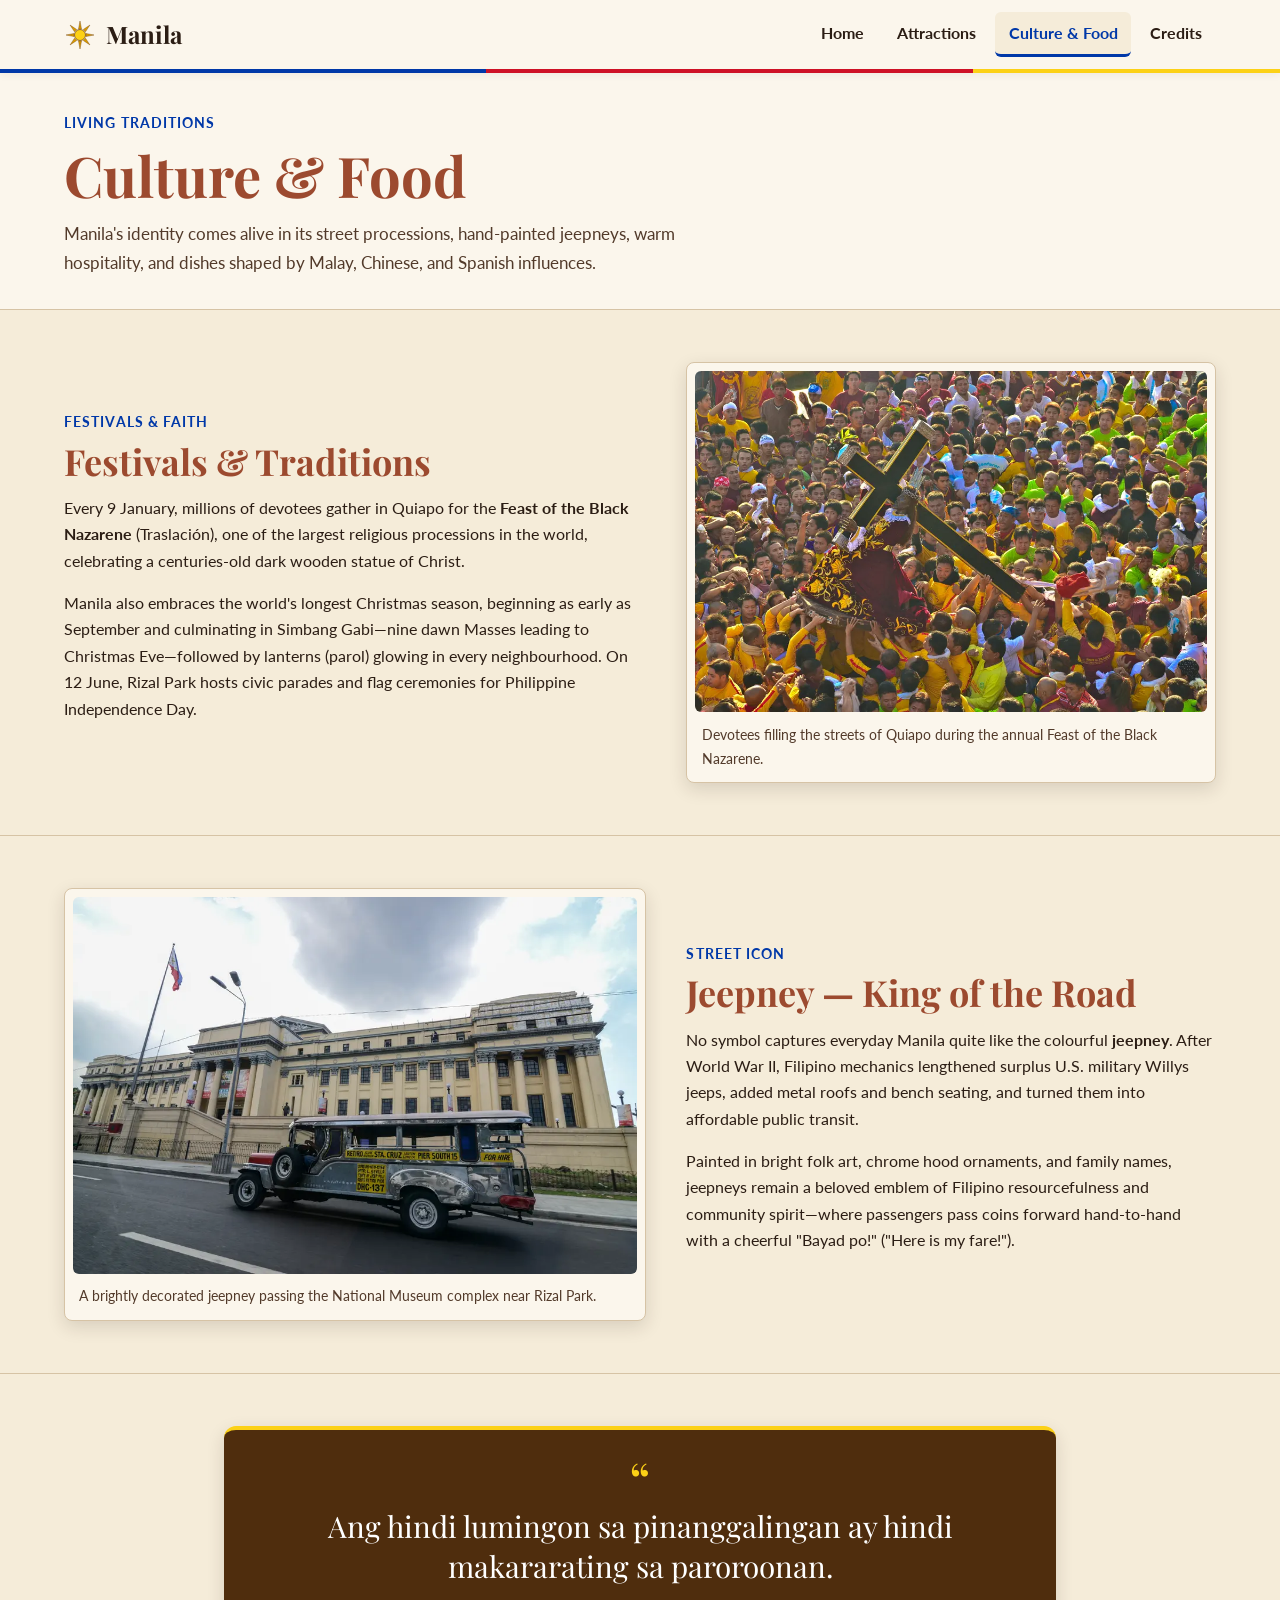
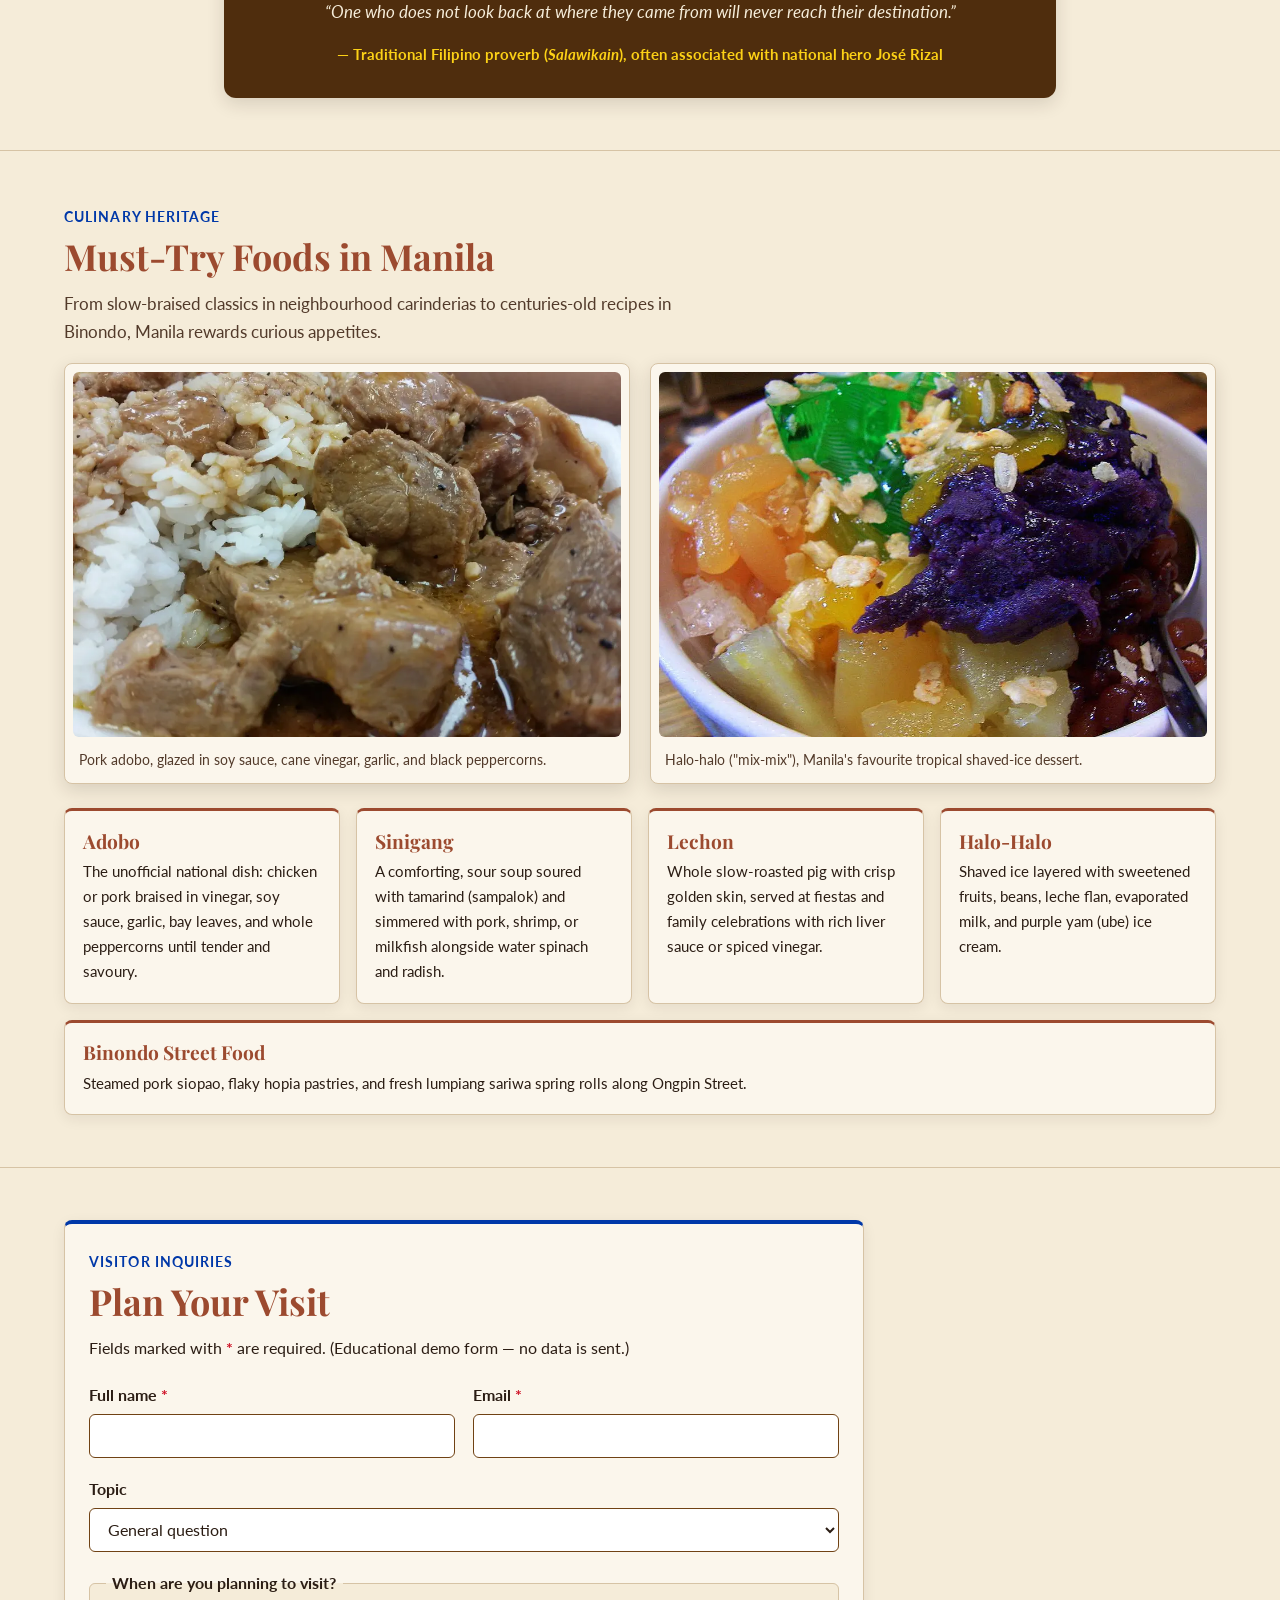
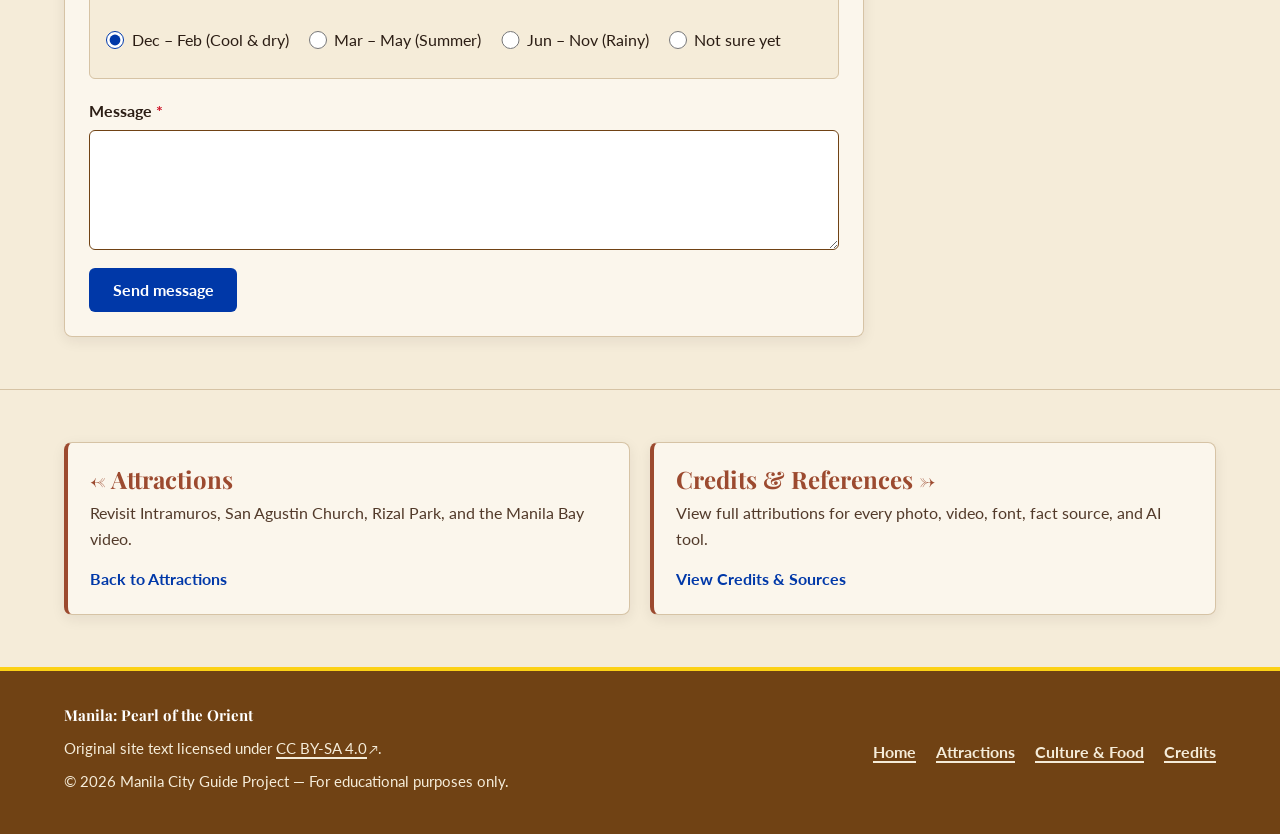
<file: culture.html>
<!DOCTYPE html>
<html lang="en">
<head>
  <meta charset="UTF-8">
  <meta name="viewport" content="width=device-width, initial-scale=1">
  <title>Manila | Pearl of the Orient — Culture &amp; Food</title>
  <meta name="description" content="Experience Manila's culture and cuisine: festivals like the Feast of the Black Nazarene, the iconic jeepney, and must-try Filipino dishes. Contact us to plan your visit.">

  <!-- Favicons -->
  <link rel="icon" href="favicon.ico" sizes="32x32">
  <link rel="icon" href="favicon.svg" type="image/svg+xml">
  <link rel="apple-touch-icon" href="apple-touch-icon.png">
  <link rel="manifest" href="site.webmanifest">

  <!-- Fonts -->
  <link rel="preconnect" href="https://fonts.googleapis.com">
  <link rel="preconnect" href="https://fonts.gstatic.com" crossorigin>
  <link rel="stylesheet" href="https://fonts.googleapis.com/css2?family=Lato:wght@400;700&family=Playfair+Display:wght@700&display=swap">

  <link rel="stylesheet" href="css/normalize.css">
  <link rel="stylesheet" href="css/styles.css">
  <script src="js/nav.js" defer></script>
</head>
<body>
  <a class="skip-link" href="#main">Skip to main content</a>

  <header class="site-header">
    <div class="container header-inner">
      <a class="logo" href="index.html">
        <svg class="logo-sun" viewBox="0 0 64 64" width="32" height="32" aria-hidden="true">
          <g fill="#D99B00" stroke="#704214" stroke-width="0.8">
            <polygon points="32,4 35,20 29,20"/>
            <polygon points="32,60 35,44 29,44"/>
            <polygon points="4,32 20,29 20,35"/>
            <polygon points="60,32 44,29 44,35"/>
            <polygon points="12.2,12.2 25.5,21 21,25.5"/>
            <polygon points="51.8,51.8 38.5,43 43,38.5"/>
            <polygon points="51.8,12.2 43,25.5 38.5,21"/>
            <polygon points="12.2,51.8 21,38.5 25.5,43"/>
          </g>
          <circle cx="32" cy="32" r="11" fill="#FCD116" stroke="#704214" stroke-width="1.5"/>
        </svg>
        <span>Manila</span>
      </a>

      <nav class="site-nav" aria-label="Main">
        <button class="nav-toggle" type="button" aria-expanded="false" aria-controls="nav-menu" hidden>
          <svg width="20" height="20" viewBox="0 0 24 24" fill="none" stroke="currentColor" stroke-width="2.2" stroke-linecap="round" aria-hidden="true">
            <line x1="3" y1="6" x2="21" y2="6"/>
            <line x1="3" y1="12" x2="21" y2="12"/>
            <line x1="3" y1="18" x2="21" y2="18"/>
          </svg>
          <span>Menu</span>
        </button>
        <ul id="nav-menu" class="nav-menu">
          <li><a href="index.html">Home</a></li>
          <li><a href="attractions.html">Attractions</a></li>
          <li><a href="culture.html" aria-current="page">Culture &amp; Food</a></li>
          <li><a href="credits.html">Credits</a></li>
        </ul>
      </nav>
    </div>
  </header>

  <main id="main" tabindex="-1">
    <section class="page-hero" aria-labelledby="page-title">
      <div class="container">
        <span class="eyebrow">Living Traditions</span>
        <h1 id="page-title">Culture &amp; Food</h1>
        <p>Manila's identity comes alive in its street processions, hand-painted jeepneys, warm hospitality, and dishes shaped by Malay, Chinese, and Spanish influences.</p>
      </div>
    </section>

    <section class="section" aria-labelledby="festivals-heading">
      <div class="container split-feature">
        <div>
          <span class="eyebrow">Festivals &amp; Faith</span>
          <h2 id="festivals-heading">Festivals &amp; Traditions</h2>
          <p>Every 9 January, millions of devotees gather in Quiapo for the <strong>Feast of the Black Nazarene</strong> (<span lang="tl">Traslación</span>), one of the largest religious processions in the world, celebrating a centuries-old dark wooden statue of Christ.</p>
          <p>Manila also embraces the world's longest Christmas season, beginning as early as September and culminating in <span lang="tl">Simbang Gabi</span>—nine dawn Masses leading to Christmas Eve—followed by lanterns (<span lang="tl">parol</span>) glowing in every neighbourhood. On 12 June, Rizal Park hosts civic parades and flag ceremonies for Philippine Independence Day.</p>
        </div>

        <figure class="photo-frame split-media">
          <img
            src="images/culture-festival-960.webp"
            srcset="images/culture-festival-480.webp 480w, images/culture-festival-960.webp 960w, images/culture-festival-1600.webp 1600w"
            sizes="(min-width: 64em) 42vw, 94vw"
            width="960"
            height="640"
            loading="lazy"
            decoding="async"
            alt="Crowds of devotees gathered in Quiapo, Manila during the Feast of the Black Nazarene">
          <figcaption>Devotees filling the streets of Quiapo during the annual Feast of the Black Nazarene.</figcaption>
        </figure>
      </div>
    </section>

    <section class="section" aria-labelledby="jeepney-heading">
      <div class="container split-feature split-feature--reverse">
        <div>
          <span class="eyebrow">Street Icon</span>
          <h2 id="jeepney-heading">Jeepney — King of the Road</h2>
          <p>No symbol captures everyday Manila quite like the colourful <strong>jeepney</strong>. After World War II, Filipino mechanics lengthened surplus U.S. military Willys jeeps, added metal roofs and bench seating, and turned them into affordable public transit.</p>
          <p>Painted in bright folk art, chrome hood ornaments, and family names, jeepneys remain a beloved emblem of Filipino resourcefulness and community spirit—where passengers pass coins forward hand-to-hand with a cheerful <span lang="tl">"Bayad po!"</span> ("Here is my fare!").</p>
        </div>

        <figure class="photo-frame split-media">
          <img
            src="images/culture-jeepney-960.webp"
            srcset="images/culture-jeepney-480.webp 480w, images/culture-jeepney-960.webp 960w, images/culture-jeepney-1600.webp 1600w"
            sizes="(min-width: 64em) 42vw, 94vw"
            width="960"
            height="640"
            loading="lazy"
            decoding="async"
            alt="Brightly painted Philippine jeepney parked in front of the National Museum in Manila">
          <figcaption>A brightly decorated jeepney passing the National Museum complex near Rizal Park.</figcaption>
        </figure>
      </div>
    </section>

    <section class="section" aria-labelledby="proverb-heading">
      <div class="container">
        <h2 id="proverb-heading" class="visually-hidden">Filipino Proverb</h2>
        <figure class="proverb-figure">
          <blockquote class="proverb-quote">
            <span class="proverb-mark" aria-hidden="true">“</span>
            <p class="proverb-original" lang="tl">Ang hindi lumingon sa pinanggalingan ay hindi makararating sa paroroonan.</p>
            <p class="proverb-translation">“One who does not look back at where they came from will never reach their destination.”</p>
          </blockquote>
          <figcaption>— Traditional Filipino proverb (<cite>Salawikain</cite>), often associated with national hero José Rizal</figcaption>
        </figure>
      </div>
    </section>

    <section class="section" aria-labelledby="food-heading">
      <div class="container">
        <span class="eyebrow">Culinary Heritage</span>
        <h2 id="food-heading">Must-Try Foods in Manila</h2>
        <p class="section-intro">From slow-braised classics in neighbourhood <span lang="tl">carinderias</span> to centuries-old recipes in Binondo, Manila rewards curious appetites.</p>

        <div class="food-photos-grid">
          <figure class="photo-frame">
            <img
              src="images/food-adobo-960.webp"
              srcset="images/food-adobo-480.webp 480w, images/food-adobo-960.webp 960w, images/food-adobo-1600.webp 1600w"
              sizes="(min-width: 48em) 45vw, 94vw"
              width="960"
              height="640"
              loading="lazy"
              decoding="async"
              alt="Plate of savoury Filipino pork adobo simmered in soy sauce, vinegar, and garlic">
            <figcaption>Pork adobo, glazed in soy sauce, cane vinegar, garlic, and black peppercorns.</figcaption>
          </figure>
          <figure class="photo-frame">
            <img
              src="images/food-halo-halo-960.webp"
              srcset="images/food-halo-halo-480.webp 480w, images/food-halo-halo-960.webp 960w"
              sizes="(min-width: 48em) 45vw, 94vw"
              width="960"
              height="640"
              loading="lazy"
              decoding="async"
              alt="Tall glass of Filipino halo-halo layered with shaved ice, sweet beans, leche flan, and purple ube">
            <figcaption><span lang="tl">Halo-halo</span> ("mix-mix"), Manila's favourite tropical shaved-ice dessert.</figcaption>
          </figure>
        </div>

        <ul class="food-list">
          <li class="food-item">
            <h3>Adobo</h3>
            <p>The unofficial national dish: chicken or pork braised in vinegar, soy sauce, garlic, bay leaves, and whole peppercorns until tender and savoury.</p>
          </li>
          <li class="food-item">
            <h3>Sinigang</h3>
            <p>A comforting, sour soup soured with tamarind (<span lang="tl">sampalok</span>) and simmered with pork, shrimp, or milkfish alongside water spinach and radish.</p>
          </li>
          <li class="food-item">
            <h3>Lechon</h3>
            <p>Whole slow-roasted pig with crisp golden skin, served at fiestas and family celebrations with rich liver sauce or spiced vinegar.</p>
          </li>
          <li class="food-item">
            <h3>Halo-Halo</h3>
            <p>Shaved ice layered with sweetened fruits, beans, <span lang="tl">leche flan</span>, evaporated milk, and purple yam (<span lang="tl">ube</span>) ice cream.</p>
          </li>
          <li class="food-item">
            <h3>Binondo Street Food</h3>
            <p>Steamed pork <span lang="tl">siopao</span>, flaky <span lang="tl">hopia</span> pastries, and fresh <span lang="tl">lumpiang sariwa</span> spring rolls along Ongpin Street.</p>
          </li>
        </ul>
      </div>
    </section>

    <section class="section" aria-labelledby="contact-heading">
      <div class="container">
        <div class="contact-card">
          <span class="eyebrow">Visitor Inquiries</span>
          <h2 id="contact-heading">Plan Your Visit</h2>
          <p>Fields marked with <span class="required-mark">*</span> are required. (Educational demo form — no data is sent.)</p>

          <form class="contact-form" action="#contact-heading" method="get">
            <div class="form-row-group">
              <div class="form-row">
                <label for="name">Full name <span class="required-mark" aria-hidden="true">*</span></label>
                <input id="name" name="name" type="text" autocomplete="name" required>
              </div>
              <div class="form-row">
                <label for="email">Email <span class="required-mark" aria-hidden="true">*</span></label>
                <input id="email" name="email" type="email" autocomplete="email" required>
              </div>
            </div>

            <div class="form-row">
              <label for="topic">Topic</label>
              <select id="topic" name="topic">
                <option value="general">General question</option>
                <option value="travel-tips">Travel tips</option>
                <option value="food">Food recommendations</option>
              </select>
            </div>

            <fieldset class="visit-fieldset">
              <legend>When are you planning to visit?</legend>
              <div class="radio-group">
                <label class="radio-option">
                  <input type="radio" name="season" value="dec-feb" checked>
                  <span>Dec – Feb (Cool &amp; dry)</span>
                </label>
                <label class="radio-option">
                  <input type="radio" name="season" value="mar-may">
                  <span>Mar – May (Summer)</span>
                </label>
                <label class="radio-option">
                  <input type="radio" name="season" value="jun-nov">
                  <span>Jun – Nov (Rainy)</span>
                </label>
                <label class="radio-option">
                  <input type="radio" name="season" value="not-sure">
                  <span>Not sure yet</span>
                </label>
              </div>
            </fieldset>

            <div class="form-row">
              <label for="message">Message <span class="required-mark" aria-hidden="true">*</span></label>
              <textarea id="message" name="message" rows="5" required></textarea>
            </div>

            <div class="form-actions">
              <button class="btn btn-primary" type="submit">Send message</button>
              <p id="form-status" class="form-status" role="status" aria-live="polite" hidden></p>
            </div>
          </form>
        </div>
      </div>
    </section>

    <section class="section" aria-labelledby="next-stop-heading">
      <div class="container">
        <h2 id="next-stop-heading" class="visually-hidden">Navigate to Other Pages</h2>
        <div class="explore-cards">
          <a class="explore-card" href="attractions.html">
            <div>
              <h3>← Attractions</h3>
              <p>Revisit Intramuros, San Agustin Church, Rizal Park, and the Manila Bay video.</p>
            </div>
            <span class="explore-card-cta">Back to Attractions</span>
          </a>
          <a class="explore-card" href="credits.html">
            <div>
              <h3>Credits &amp; References →</h3>
              <p>View full attributions for every photo, video, font, fact source, and AI tool.</p>
            </div>
            <span class="explore-card-cta">View Credits &amp; Sources</span>
          </a>
        </div>
      </div>
    </section>
  </main>

  <footer class="site-footer">
    <div class="container footer-grid">
      <div>
        <p class="footer-brand">Manila: Pearl of the Orient</p>
        <p>Original site text licensed under <a href="https://creativecommons.org/licenses/by-sa/4.0/" target="_blank" rel="noopener noreferrer">CC BY-SA 4.0<span class="visually-hidden"> (opens in a new tab)</span><span class="external-icon" aria-hidden="true">↗</span></a>.</p>
        <p>© 2026 Manila City Guide Project — For educational purposes only.</p>
      </div>
      <nav class="footer-nav" aria-label="Footer">
        <ul>
          <li><a href="index.html">Home</a></li>
          <li><a href="attractions.html">Attractions</a></li>
          <li><a href="culture.html">Culture &amp; Food</a></li>
          <li><a href="credits.html">Credits</a></li>
        </ul>
      </nav>
    </div>
  </footer>
</body>
</html>
</file>
<file: css/styles.css>
/* ==========================================================================
   Manila: Pearl of the Orient — Global Stylesheet
   Mobile-first, heritage/colonial palette with Philippine-flag accents
   ========================================================================== */

:root {
  /* Heritage colour palette */
  --color-cream: #F5ECD9;
  --color-parchment: #FBF6EC;
  --color-ink: #2B1D14;
  --color-ink-muted: #523A2A;
  --color-terracotta: #9C4A2F;
  --color-terracotta-dark: #7A3620;
  --color-sepia: #704214;
  --color-sepia-dark: #4F2D0D;
  --color-border: #D6C3A5;

  /* Philippine-flag accents */
  --color-flag-blue: #0038A8;
  --color-flag-blue-dark: #00287A;
  --color-flag-red: #CE1126;
  --color-sun-gold: #FCD116;

  /* Typography */
  --font-heading: "Playfair Display", Georgia, "Times New Roman", serif;
  --font-body: "Lato", system-ui, -apple-system, "Segoe UI", Roboto, sans-serif;

  /* Layout & radii */
  --container-max: 75rem;
  --radius-sm: 0.375rem;
  --radius-md: 0.5rem;
  --radius-lg: 0.75rem;
  --shadow-card: 0 4px 14px rgba(43, 29, 20, 0.08);
  --shadow-photo: 0 6px 18px rgba(43, 29, 20, 0.14);

  /* Transitions */
  --transition-fast: 180ms ease;
}

/* Base / Reset enhancements
   ========================================================================== */

*,
*::before,
*::after {
  box-sizing: border-box;
}

html {
  font-size: 100%;
  scroll-behavior: smooth;
}

body {
  font-family: var(--font-body);
  font-size: 1rem;
  line-height: 1.65;
  color: var(--color-ink);
  background-color: var(--color-cream);
  min-height: 100vh;
  display: flex;
  flex-direction: column;
}

img,
picture,
video,
svg {
  display: block;
  max-width: 100%;
}

img,
video {
  height: auto;
}

h1,
h2,
h3,
h4 {
  font-family: var(--font-heading);
  font-weight: 700;
  line-height: 1.2;
  color: var(--color-terracotta);
  margin-top: 0;
}

h1 {
  font-size: clamp(2rem, 4.5vw + 1rem, 3.5rem);
  margin-bottom: 0.75rem;
}

h2 {
  font-size: clamp(1.5rem, 2.5vw + 0.85rem, 2.25rem);
  margin-bottom: 0.75rem;
}

h3 {
  font-size: clamp(1.2rem, 1.4vw + 0.8rem, 1.5rem);
  margin-bottom: 0.5rem;
}

p {
  margin-top: 0;
  margin-bottom: 1rem;
}

a {
  color: var(--color-terracotta);
  text-decoration: underline;
  text-underline-offset: 0.18em;
  text-decoration-thickness: 1.5px;
  transition: color var(--transition-fast), background-color var(--transition-fast);
}

a:visited {
  color: var(--color-sepia);
}

a:hover {
  color: var(--color-flag-blue);
}

:focus-visible {
  outline: 3px solid var(--color-flag-blue);
  outline-offset: 3px;
  border-radius: 2px;
}

main {
  flex: 1 0 auto;
}

main:focus {
  outline: none;
}

/* Utilities
   ========================================================================== */

.container {
  width: 100%;
  max-width: var(--container-max);
  margin-inline: auto;
  padding-inline: 1rem;
}

.visually-hidden {
  position: absolute;
  width: 1px;
  height: 1px;
  padding: 0;
  margin: -1px;
  overflow: hidden;
  clip: rect(0, 0, 0, 0);
  white-space: nowrap;
  border: 0;
}

.skip-link {
  position: absolute;
  top: -100%;
  left: 0.75rem;
  z-index: 1000;
  padding: 0.75rem 1.25rem;
  background-color: var(--color-flag-blue);
  color: #FFFFFF;
  font-weight: 700;
  text-decoration: none;
  border-radius: 0 0 var(--radius-sm) var(--radius-sm);
}

.skip-link:visited {
  color: #FFFFFF;
}

.skip-link:focus {
  top: 0;
  outline: 3px solid var(--color-sun-gold);
  outline-offset: 2px;
}

.section {
  padding-block: 2.5rem;
}

.section + .section {
  border-top: 1px solid var(--color-border);
}

.section-intro {
  max-width: 65ch;
  font-size: 1.075rem;
  color: var(--color-ink-muted);
}

.eyebrow {
  display: inline-block;
  font-size: 0.85rem;
  font-weight: 700;
  letter-spacing: 0.08em;
  text-transform: uppercase;
  color: var(--color-flag-blue);
  margin-bottom: 0.4rem;
}

/* Philippine 8-ray sun section divider */
.sun-divider {
  display: flex;
  align-items: center;
  justify-content: center;
  gap: 1rem;
  margin-block: 0.5rem 2rem;
}

.sun-divider::before,
.sun-divider::after {
  content: "";
  height: 1px;
  flex: 1;
  max-width: 10rem;
  background-color: var(--color-border);
}

.sun-divider svg {
  width: 1.75rem;
  height: 1.75rem;
  flex-shrink: 0;
}

/* Header & Navigation
   ========================================================================== */

.site-header {
  position: relative;
  background-color: var(--color-parchment);
  box-shadow: 0 2px 8px rgba(43, 29, 20, 0.06);
}

/* Thin Philippine-flag tri-colour accent bar under header */
.site-header::after {
  content: "";
  display: block;
  height: 4px;
  width: 100%;
  background: linear-gradient(
    90deg,
    var(--color-flag-blue) 0%,
    var(--color-flag-blue) 38%,
    var(--color-flag-red) 38%,
    var(--color-flag-red) 76%,
    var(--color-sun-gold) 76%,
    var(--color-sun-gold) 100%
  );
}

.header-inner {
  display: flex;
  flex-wrap: wrap;
  align-items: center;
  justify-content: space-between;
  gap: 0.75rem 1.5rem;
  padding-block: 0.75rem;
}

.logo {
  display: inline-flex;
  align-items: center;
  gap: 0.6rem;
  font-family: var(--font-heading);
  font-size: 1.5rem;
  font-weight: 700;
  color: var(--color-ink);
  text-decoration: none;
  min-height: 44px;
}

.logo:visited {
  color: var(--color-ink);
}

.logo:hover {
  color: var(--color-terracotta);
}

.logo-sun {
  width: 2rem;
  height: 2rem;
  flex-shrink: 0;
}

.site-nav {
  display: flex;
  flex-direction: column;
  align-items: flex-end;
}

.nav-toggle {
  display: inline-flex;
  align-items: center;
  justify-content: center;
  gap: 0.45rem;
  min-width: 44px;
  min-height: 44px;
  padding: 0.5rem 0.85rem;
  background-color: var(--color-cream);
  color: var(--color-ink);
  border: 2px solid var(--color-sepia);
  border-radius: var(--radius-sm);
  font-weight: 700;
  cursor: pointer;
  transition: background-color var(--transition-fast), border-color var(--transition-fast);
}

.nav-toggle:hover {
  background-color: var(--color-terracotta);
  border-color: var(--color-terracotta);
  color: #FFFFFF;
}

.nav-toggle[hidden] {
  display: none;
}

.nav-menu {
  list-style: none;
  margin: 0.5rem 0 0;
  padding: 0;
  display: flex;
  flex-direction: column;
  gap: 0.25rem;
  width: 100%;
}

/* Progressive enhancement: collapse menu on small screens only when JS is active */
.js .nav-menu {
  display: none;
}

.js .nav-menu.is-open {
  display: flex;
  width: 100%;
  padding-block: 0.5rem 0.25rem;
}

.site-nav:has(.nav-menu.is-open) {
  width: 100%;
  align-items: stretch;
}

.site-nav:has(.nav-menu.is-open) .nav-toggle {
  align-self: flex-end;
}

.nav-menu a {
  display: flex;
  align-items: center;
  min-height: 44px;
  padding: 0.5rem 0.9rem;
  font-weight: 700;
  color: var(--color-ink);
  text-decoration: none;
  border-radius: var(--radius-sm);
  border-left: 3px solid transparent;
}

.nav-menu a:visited {
  color: var(--color-ink);
}

.nav-menu a:hover {
  background-color: var(--color-cream);
  color: var(--color-terracotta);
}

.nav-menu a[aria-current="page"] {
  color: var(--color-flag-blue);
  background-color: var(--color-cream);
  border-left-color: var(--color-flag-blue);
}

/* Hero Banner (Home)
   ========================================================================== */

.hero {
  position: relative;
  background-color: var(--color-ink);
  color: var(--color-cream);
  overflow: hidden;
  min-height: 22rem;
  display: grid;
  align-items: end;
}

.hero-media {
  position: absolute;
  inset: 0;
  width: 100%;
  height: 100%;
}

.hero-media img {
  width: 100%;
  height: 100%;
  object-fit: cover;
  object-position: center;
}

.hero::after {
  content: "";
  position: absolute;
  inset: 0;
  background: linear-gradient(
    to top,
    rgba(43, 29, 20, 0.92) 0%,
    rgba(43, 29, 20, 0.68) 45%,
    rgba(43, 29, 20, 0.35) 100%
  );
  pointer-events: none;
}

.hero-content {
  position: relative;
  z-index: 1;
  padding-block: 3rem 2.5rem;
}

.hero-kicker {
  display: inline-block;
  font-size: 0.875rem;
  font-weight: 700;
  letter-spacing: 0.1em;
  text-transform: uppercase;
  color: var(--color-sun-gold);
  margin-bottom: 0.5rem;
}

.hero h1 {
  color: #FFFFFF;
  margin-bottom: 0.75rem;
  text-shadow: 0 2px 12px rgba(0, 0, 0, 0.45);
}

.hero-tagline {
  max-width: 58ch;
  font-size: clamp(1.05rem, 1.5vw + 0.7rem, 1.3rem);
  color: var(--color-cream);
  margin-bottom: 1.5rem;
}

.hero-actions {
  display: flex;
  flex-wrap: wrap;
  gap: 0.75rem;
}

/* Buttons */
.btn {
  display: inline-flex;
  align-items: center;
  justify-content: center;
  gap: 0.5rem;
  min-height: 44px;
  padding: 0.65rem 1.35rem;
  font-weight: 700;
  text-decoration: none;
  border-radius: var(--radius-sm);
  border: 2px solid transparent;
  cursor: pointer;
  transition: background-color var(--transition-fast), color var(--transition-fast),
    border-color var(--transition-fast);
}

.btn-primary {
  background-color: var(--color-flag-blue);
  color: #FFFFFF;
}

.btn-primary:visited {
  color: #FFFFFF;
}

.btn-primary:hover {
  background-color: var(--color-flag-blue-dark);
  color: #FFFFFF;
}

.btn-secondary {
  background-color: rgba(43, 29, 20, 0.7);
  color: var(--color-cream);
  border-color: var(--color-sun-gold);
}

.btn-secondary:visited {
  color: var(--color-cream);
}

.btn-secondary:hover {
  background-color: var(--color-sepia);
  color: #FFFFFF;
}

/* Page Header (subpages)
   ========================================================================== */

.page-hero {
  background-color: var(--color-parchment);
  border-bottom: 1px solid var(--color-border);
  padding-block: 2.25rem 2rem;
}

.page-hero p {
  max-width: 66ch;
  margin-bottom: 0;
  font-size: 1.08rem;
  color: var(--color-ink-muted);
}

/* Figures & Photo Frames
   ========================================================================== */

.photo-frame {
  margin: 0;
  background-color: var(--color-parchment);
  padding: 0.5rem;
  border: 1px solid var(--color-border);
  border-radius: var(--radius-md);
  box-shadow: var(--shadow-photo);
}

.photo-frame img {
  width: 100%;
  border-radius: var(--radius-sm);
  aspect-ratio: 3 / 2;
  object-fit: cover;
}

.photo-frame figcaption {
  padding: 0.65rem 0.4rem 0.25rem;
  font-size: 0.9rem;
  color: var(--color-ink-muted);
}

/* Home: Intro + Quick Facts Table
   ========================================================================== */

.home-overview-grid {
  display: grid;
  gap: 2rem;
  align-items: start;
}

.facts-card {
  background-color: var(--color-parchment);
  border: 1px solid var(--color-border);
  border-top: 4px solid var(--color-terracotta);
  border-radius: var(--radius-md);
  padding: 1.25rem;
  box-shadow: var(--shadow-card);
}

.facts-table {
  width: 100%;
  border-collapse: collapse;
  font-size: 0.95rem;
}

.facts-table caption {
  font-family: var(--font-heading);
  font-size: 1.35rem;
  font-weight: 700;
  color: var(--color-terracotta);
  text-align: left;
  margin-bottom: 0.75rem;
}

.facts-table th,
.facts-table td {
  padding: 0.65rem 0.6rem;
  text-align: left;
  vertical-align: top;
  border-bottom: 1px solid var(--color-border);
  overflow-wrap: break-word;
}

.facts-table thead th {
  background-color: var(--color-sepia);
  color: var(--color-cream);
  font-weight: 700;
}

.facts-table tbody tr:nth-child(even) {
  background-color: rgba(214, 195, 165, 0.22);
}

.facts-table tbody th {
  font-weight: 700;
  color: var(--color-ink);
  width: 40%;
}

/* Home: Brief History Timeline
   ========================================================================== */

.history-grid {
  display: grid;
  gap: 2rem;
  align-items: start;
}

.timeline {
  list-style: none;
  margin: 0;
  padding: 0 0 0 1.5rem;
  border-left: 3px solid var(--color-terracotta);
  display: grid;
  gap: 1.25rem;
}

.timeline-item {
  position: relative;
  background-color: var(--color-parchment);
  border: 1px solid var(--color-border);
  border-radius: var(--radius-md);
  padding: 1rem 1.15rem;
  box-shadow: var(--shadow-card);
}

.timeline-item::before {
  content: "";
  position: absolute;
  left: -2.08rem;
  top: 1.15rem;
  width: 0.85rem;
  height: 0.85rem;
  border-radius: 50%;
  background-color: var(--color-flag-blue);
  border: 3px solid var(--color-cream);
  box-shadow: 0 0 0 2px var(--color-terracotta);
}

.timeline-year {
  display: inline-block;
  font-size: 0.85rem;
  font-weight: 700;
  color: var(--color-flag-blue);
  text-transform: uppercase;
  letter-spacing: 0.05em;
  margin-bottom: 0.25rem;
}

.timeline-item h3 {
  font-size: 1.15rem;
  margin-bottom: 0.35rem;
}

.timeline-item p {
  margin-bottom: 0;
  font-size: 0.96rem;
}

/* Explore More / Journey Cards (Flexbox)
   ========================================================================== */

.explore-cards {
  display: flex;
  flex-wrap: wrap;
  gap: 1.25rem;
}

.explore-card {
  flex: 1 1 16rem;
  display: flex;
  flex-direction: column;
  justify-content: space-between;
  background-color: var(--color-parchment);
  border: 1px solid var(--color-border);
  border-left: 4px solid var(--color-terracotta);
  border-radius: var(--radius-md);
  padding: 1.35rem;
  box-shadow: var(--shadow-card);
  text-decoration: none;
  color: var(--color-ink);
  transition: transform var(--transition-fast), border-color var(--transition-fast),
    box-shadow var(--transition-fast);
}

.explore-card:visited {
  color: var(--color-ink);
}

.explore-card:hover {
  transform: translateY(-2px);
  border-left-color: var(--color-flag-blue);
  box-shadow: var(--shadow-photo);
  color: var(--color-ink);
}

.explore-card h3 {
  margin-bottom: 0.4rem;
}

.explore-card p {
  color: var(--color-ink-muted);
  margin-bottom: 0.85rem;
}

.explore-card-cta {
  font-weight: 700;
  color: var(--color-flag-blue);
}

/* Attractions Page: Card Grid + Video + Tips
   ========================================================================== */

.attractions-grid {
  display: grid;
  grid-template-columns: repeat(auto-fit, minmax(min(100%, 18rem), 1fr));
  gap: 1.5rem;
}

.attraction-card {
  display: flex;
  flex-direction: column;
  background-color: var(--color-parchment);
  border: 1px solid var(--color-border);
  border-radius: var(--radius-md);
  overflow: hidden;
  box-shadow: var(--shadow-card);
}

.attraction-card figure {
  margin: 0;
}

.attraction-card img {
  width: 100%;
  aspect-ratio: 3 / 2;
  object-fit: cover;
  border-bottom: 3px solid var(--color-sepia);
}

.attraction-card-body {
  padding: 1.2rem;
  display: flex;
  flex-direction: column;
  flex: 1;
}

.attraction-tag {
  display: inline-block;
  align-self: flex-start;
  font-size: 0.78rem;
  font-weight: 700;
  text-transform: uppercase;
  letter-spacing: 0.06em;
  color: var(--color-flag-blue);
  background-color: var(--color-cream);
  padding: 0.2rem 0.55rem;
  border-radius: var(--radius-sm);
  margin-bottom: 0.5rem;
}

.attraction-card h2 {
  font-size: 1.35rem;
  margin-bottom: 0.5rem;
}

.attraction-card p {
  margin-bottom: 0;
  font-size: 0.96rem;
}

.media-tips-grid {
  display: grid;
  gap: 1.75rem;
  align-items: start;
}

.video-wrapper {
  background-color: var(--color-parchment);
  border: 1px solid var(--color-border);
  border-radius: var(--radius-md);
  padding: 0.75rem;
  box-shadow: var(--shadow-card);
}

.video-wrapper video {
  width: 100%;
  aspect-ratio: 16 / 9;
  background-color: var(--color-ink);
  border-radius: var(--radius-sm);
}

.video-caption {
  margin-top: 0.75rem;
  margin-bottom: 0;
  font-size: 0.92rem;
  color: var(--color-ink-muted);
}

.tip-box {
  background-color: var(--color-parchment);
  border: 1px solid var(--color-border);
  border-left: 5px solid var(--color-flag-blue);
  border-radius: var(--radius-md);
  padding: 1.35rem;
  box-shadow: var(--shadow-card);
}

.tip-box h2 {
  font-size: 1.45rem;
  color: var(--color-flag-blue);
  margin-bottom: 0.75rem;
}

.tip-list {
  margin: 0;
  padding-left: 1.2rem;
  display: grid;
  gap: 0.65rem;
}

/* Culture & Food Page
   ========================================================================== */

.split-feature {
  display: grid;
  gap: 1.75rem;
  align-items: center;
}

.proverb-figure {
  margin: 0 auto;
  max-width: 52rem;
  background-color: var(--color-sepia-dark);
  color: var(--color-cream);
  border-radius: var(--radius-lg);
  padding: 2rem 1.5rem;
  border-top: 4px solid var(--color-sun-gold);
  box-shadow: var(--shadow-photo);
  text-align: center;
}

.proverb-quote {
  margin: 0 0 1rem;
  position: relative;
}

.proverb-mark {
  display: block;
  font-family: var(--font-heading);
  font-size: 3.25rem;
  line-height: 0.7;
  color: var(--color-sun-gold);
  margin-bottom: 0.5rem;
}

.proverb-original {
  font-family: var(--font-heading);
  font-size: clamp(1.25rem, 2vw + 0.75rem, 1.85rem);
  line-height: 1.35;
  color: #FFFFFF;
  margin-bottom: 0.75rem;
}

.proverb-translation {
  font-size: 1.05rem;
  font-style: italic;
  color: var(--color-cream);
  margin-bottom: 0;
}

.proverb-figure figcaption {
  font-size: 0.92rem;
  color: var(--color-sun-gold);
  font-weight: 700;
}

.food-photos-grid {
  display: grid;
  gap: 1.25rem;
  margin-bottom: 1.5rem;
}

.food-list {
  list-style: none;
  margin: 0;
  padding: 0;
  display: flex;
  flex-wrap: wrap;
  gap: 1rem;
}

.food-item {
  flex: 1 1 15rem;
  background-color: var(--color-parchment);
  border: 1px solid var(--color-border);
  border-top: 3px solid var(--color-terracotta);
  border-radius: var(--radius-md);
  padding: 1.15rem;
  box-shadow: var(--shadow-card);
}

.food-item h3 {
  font-size: 1.2rem;
  margin-bottom: 0.4rem;
}

.food-item p {
  margin-bottom: 0;
  font-size: 0.95rem;
}

/* Contact Form ("Plan Your Visit")
   ========================================================================== */

.contact-card {
  background-color: var(--color-parchment);
  border: 1px solid var(--color-border);
  border-top: 4px solid var(--color-flag-blue);
  border-radius: var(--radius-md);
  padding: 1.5rem;
  box-shadow: var(--shadow-card);
  max-width: 50rem;
}

.required-mark {
  color: var(--color-flag-red);
  font-weight: 700;
}

.contact-form {
  display: grid;
  gap: 1.15rem;
  margin-top: 1.25rem;
}

.form-row-group {
  display: flex;
  flex-direction: column;
  gap: 1.15rem;
}

.form-row {
  display: flex;
  flex-direction: column;
  gap: 0.35rem;
  flex: 1;
}

.form-row label {
  font-weight: 700;
  color: var(--color-ink);
}

.form-row input,
.form-row select,
.form-row textarea {
  width: 100%;
  min-height: 44px;
  padding: 0.65rem 0.85rem;
  background-color: #FFFFFF;
  color: var(--color-ink);
  border: 1.5px solid var(--color-sepia);
  border-radius: var(--radius-sm);
  font-size: 1rem;
}

.form-row textarea {
  min-height: 7.5rem;
  resize: vertical;
}

.form-row input:user-invalid,
.form-row textarea:user-invalid {
  border-color: var(--color-flag-red);
  background-color: #FFF7F7;
}

.visit-fieldset {
  border: 1px solid var(--color-border);
  border-radius: var(--radius-sm);
  padding: 1rem;
  margin: 0;
  background-color: var(--color-cream);
}

.visit-fieldset legend {
  font-weight: 700;
  padding-inline: 0.4rem;
  color: var(--color-ink);
}

.radio-group {
  display: flex;
  flex-wrap: wrap;
  gap: 0.65rem 1.25rem;
  margin-top: 0.35rem;
}

.radio-option {
  display: inline-flex;
  align-items: center;
  gap: 0.45rem;
  min-height: 44px;
  cursor: pointer;
}

.radio-option input[type="radio"] {
  width: 1.15rem;
  height: 1.15rem;
  accent-color: var(--color-flag-blue);
}

.form-actions {
  display: flex;
  flex-wrap: wrap;
  align-items: center;
  gap: 1rem;
}

.form-status {
  margin: 0;
  padding: 0.65rem 0.9rem;
  background-color: var(--color-cream);
  border-left: 4px solid var(--color-flag-blue);
  border-radius: var(--radius-sm);
  font-weight: 700;
  color: var(--color-ink);
}

/* Credits Page
   ========================================================================== */

.credits-note {
  display: inline-block;
  background-color: var(--color-parchment);
  border: 1px solid var(--color-border);
  border-left: 4px solid var(--color-flag-blue);
  border-radius: var(--radius-sm);
  padding: 0.65rem 1rem;
  font-size: 0.95rem;
  margin-bottom: 1.5rem;
}

.credits-grid {
  display: grid;
  gap: 1.5rem;
  align-items: stretch;
}

.credit-card {
  background-color: var(--color-parchment);
  border: 1px solid var(--color-border);
  border-top: 4px solid var(--color-terracotta);
  border-radius: var(--radius-md);
  padding: 1.35rem;
  box-shadow: var(--shadow-card);
}

.credit-card h2 {
  font-size: 1.45rem;
  margin-bottom: 0.85rem;
}

.credit-list {
  margin: 0;
  padding-left: 1.2rem;
  display: grid;
  gap: 1rem;
  line-height: 1.75;
}

.credit-list li {
  overflow-wrap: anywhere;
}

.credit-page {
  display: block;
  margin-top: 0.2rem;
  font-size: 0.92rem;
  color: var(--color-ink-muted);
}

.external-icon {
  display: inline-block;
  margin-inline-start: 0.2em;
  font-size: 0.8em;
}

.credits-banner-wrap {
  margin-top: 2rem;
  max-width: 44rem;
}

/* Footer
   ========================================================================== */

.site-footer {
  background-color: var(--color-sepia);
  color: var(--color-cream);
  border-top: 4px solid var(--color-sun-gold);
  padding-block: 2rem;
  margin-top: auto;
}

.footer-grid {
  display: grid;
  gap: 1.5rem;
  align-items: start;
}

.footer-brand {
  font-family: var(--font-heading);
  font-size: 1.25rem;
  font-weight: 700;
  color: #FFFFFF;
  margin-bottom: 0.4rem;
}

.site-footer p {
  margin-bottom: 0.5rem;
  font-size: 0.94rem;
}

.site-footer a {
  color: var(--color-cream);
}

.site-footer a:visited {
  color: var(--color-cream);
}

.site-footer a:hover {
  color: var(--color-sun-gold);
}

.site-footer :focus-visible {
  outline-color: var(--color-sun-gold);
}

.footer-nav ul {
  list-style: none;
  margin: 0;
  padding: 0;
  display: flex;
  flex-wrap: wrap;
  gap: 0.4rem 1.25rem;
}

.footer-nav a {
  display: inline-flex;
  align-items: center;
  min-height: 44px;
  font-weight: 700;
}

/* ==========================================================================
   Responsive Breakpoints (Mobile-first min-width)
   ========================================================================== */

/* Tablet: >= 48em (768px) */
@media (min-width: 48em) {
  .container {
    padding-inline: 1.5rem;
  }

  .header-inner {
    flex-wrap: nowrap;
  }

  .site-nav {
    flex-direction: row;
    align-items: center;
  }

  .nav-toggle,
  .js .nav-toggle {
    display: none;
  }

  .nav-menu,
  .js .nav-menu {
    display: flex;
    flex-direction: row;
    align-items: center;
    gap: 0.35rem;
    margin: 0;
    width: auto;
  }

  .nav-menu a {
    border-left: 0;
    border-bottom: 3px solid transparent;
    padding-inline: 0.85rem;
  }

  .nav-menu a[aria-current="page"] {
    border-left-color: transparent;
    border-bottom-color: var(--color-flag-blue);
  }

  .hero {
    min-height: 28rem;
  }

  .food-photos-grid {
    grid-template-columns: repeat(2, 1fr);
  }

  .form-row-group {
    flex-direction: row;
  }

  .footer-grid {
    grid-template-columns: 1.4fr 1fr;
    align-items: center;
  }

  .footer-nav {
    justify-self: end;
  }
}

/* Desktop: >= 64em (1024px) */
@media (min-width: 64em) {
  .section {
    padding-block: 3.25rem;
  }

  .hero {
    min-height: 34rem;
  }

  .home-overview-grid {
    grid-template-columns: 1.15fr 1fr;
    gap: 2.5rem;
  }

  .history-grid {
    grid-template-columns: 1.3fr 1fr;
    gap: 2.5rem;
  }

  .media-tips-grid {
    grid-template-columns: 1.6fr 1fr;
    gap: 2rem;
  }

  .split-feature {
    grid-template-columns: 1.1fr 1fr;
    gap: 2.5rem;
  }

  .split-feature--reverse .split-media {
    order: -1;
  }

  .credits-grid {
    grid-template-columns: repeat(2, 1fr);
  }
}

/* Wide: >= 90em (1440px) */
@media (min-width: 90em) {
  .hero {
    min-height: 38rem;
  }
}

/* Reduced Motion
   ========================================================================== */

@media (prefers-reduced-motion: reduce) {
  html {
    scroll-behavior: auto;
  }

  *,
  *::before,
  *::after {
    transition-duration: 0.01ms !important;
    animation-duration: 0.01ms !important;
  }
}
</file>
